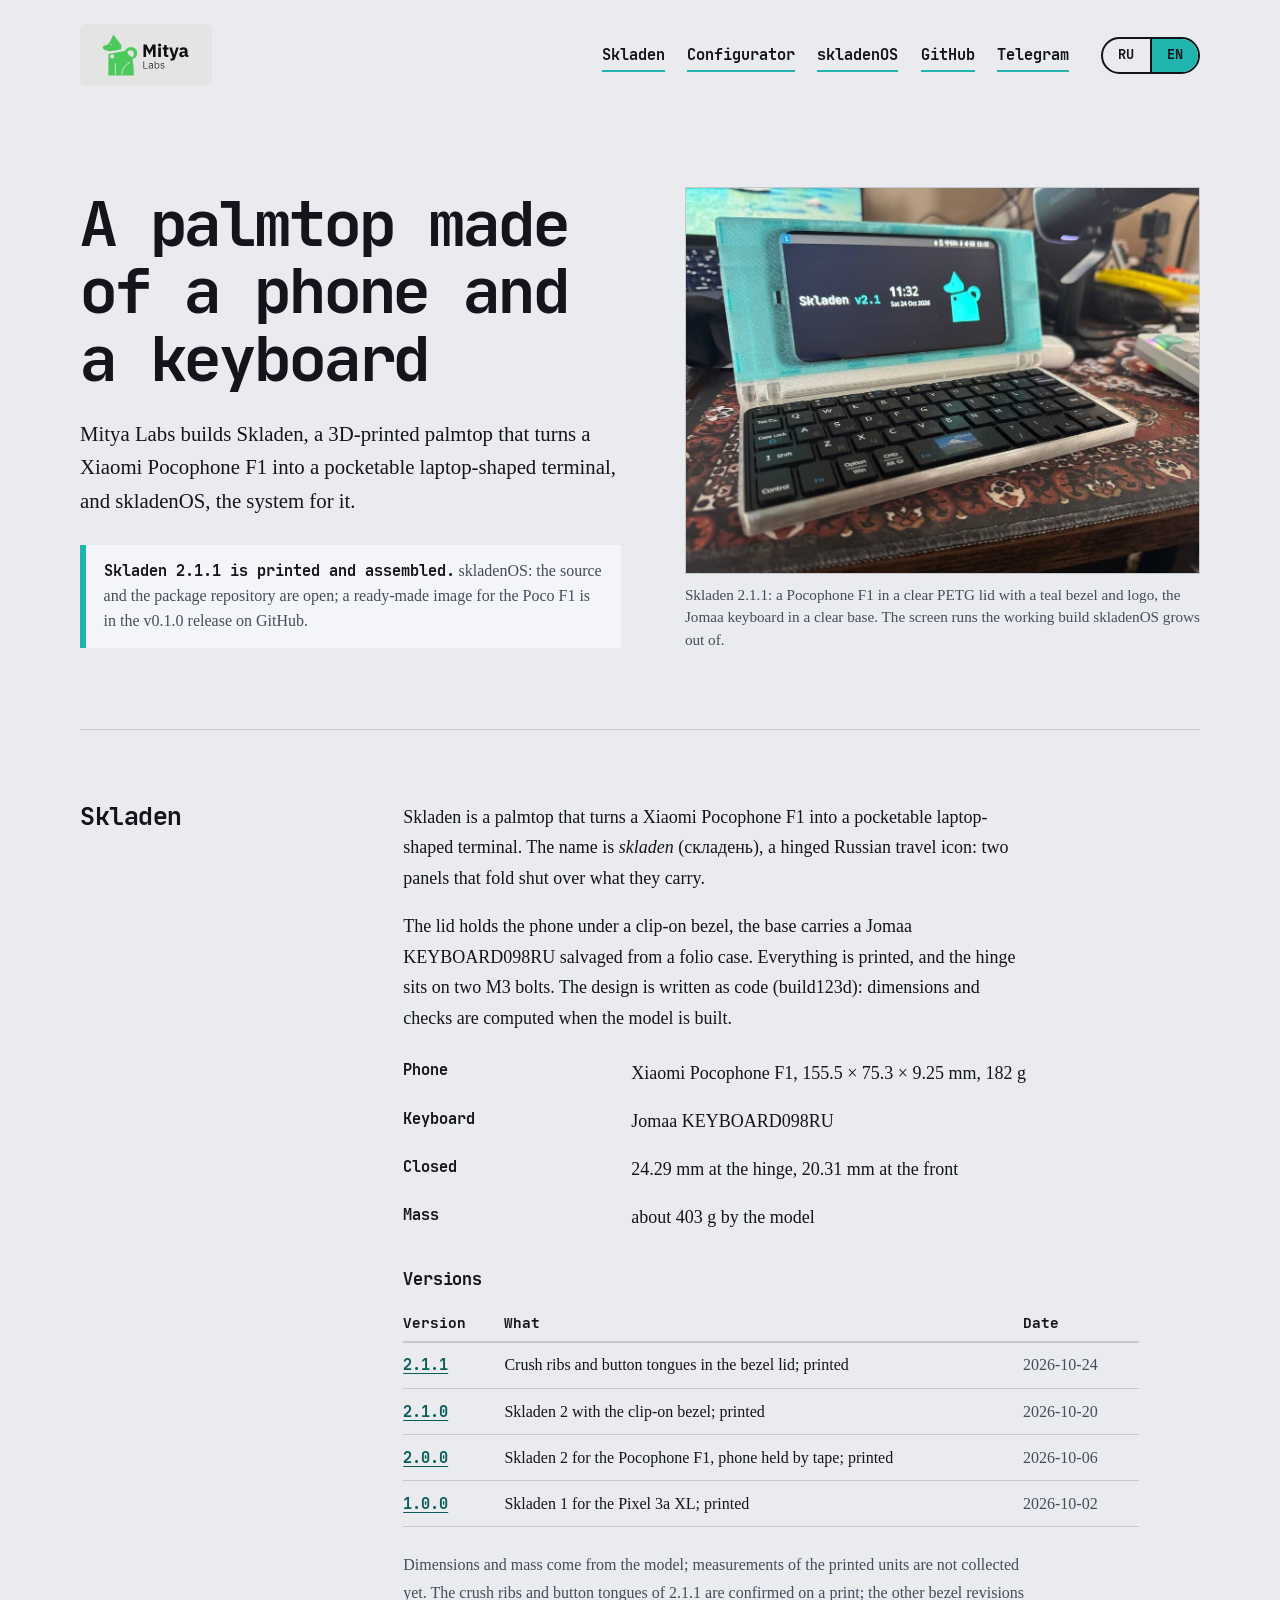
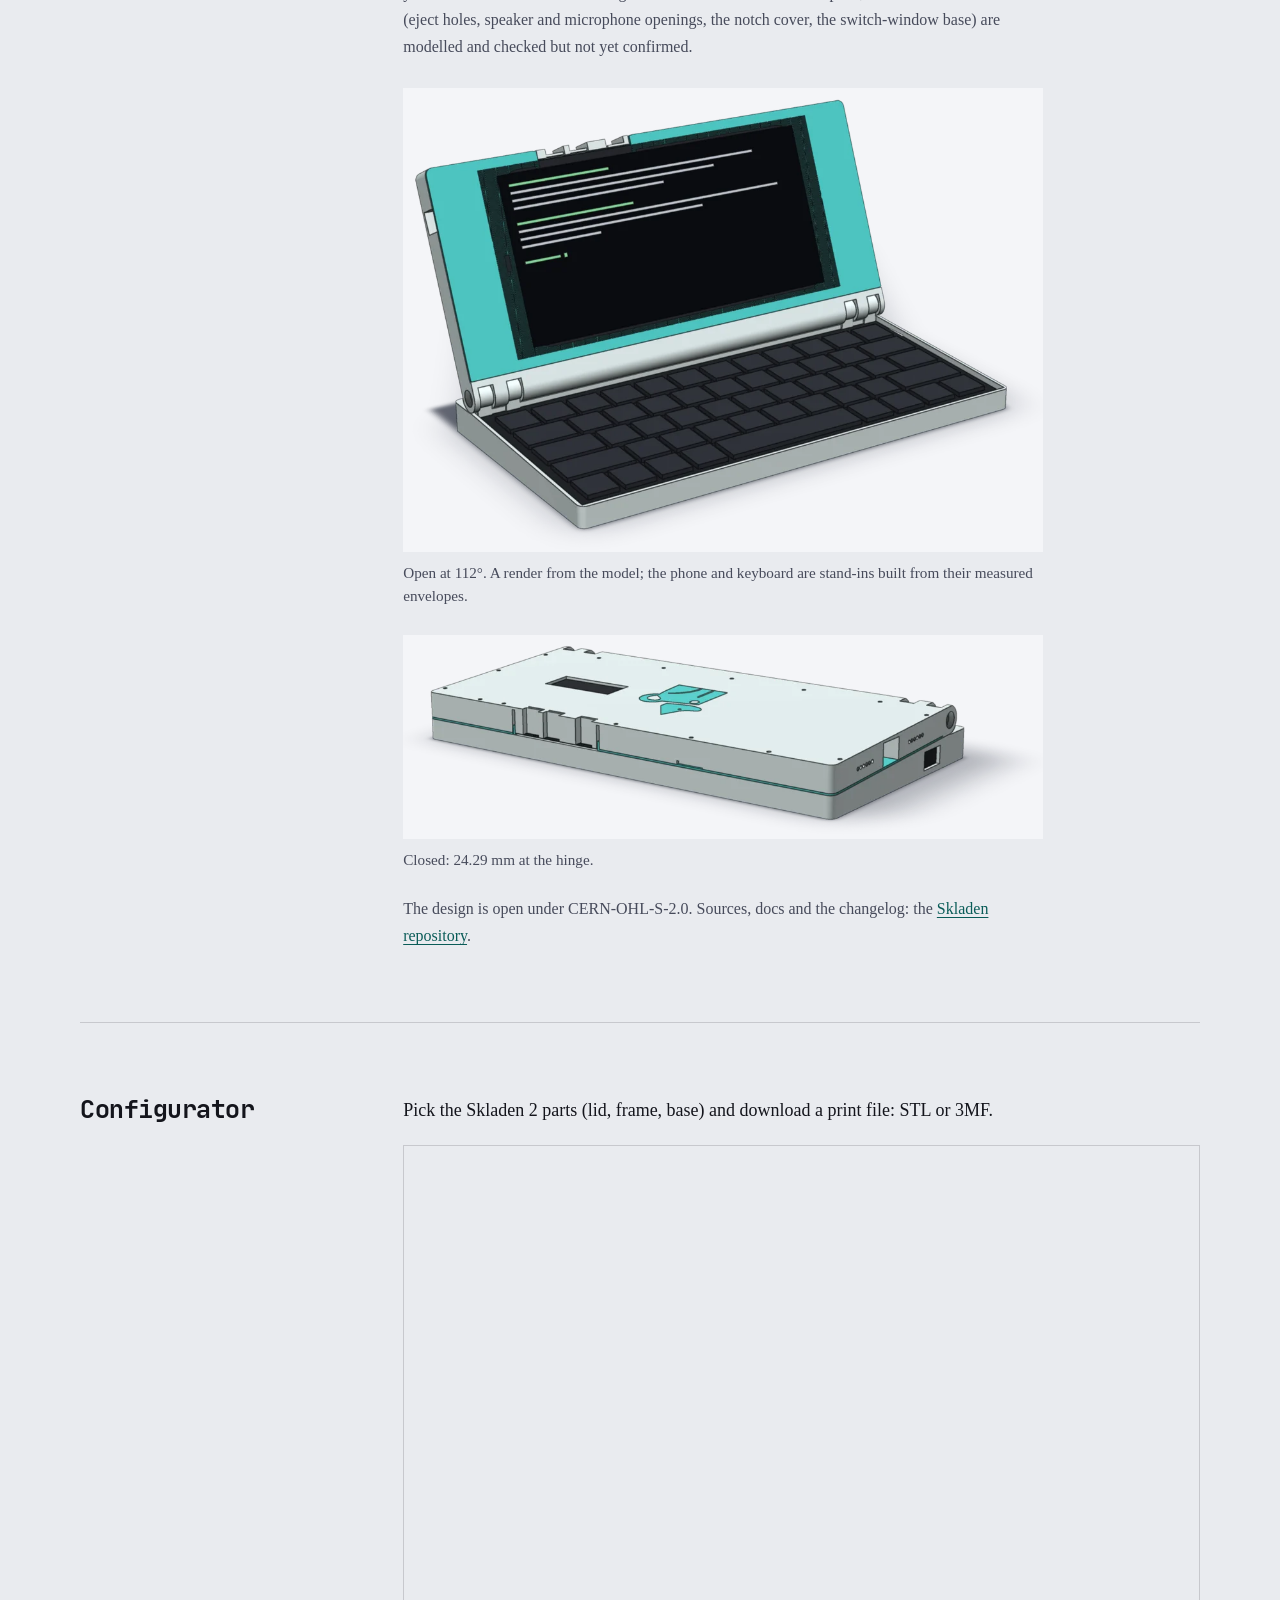
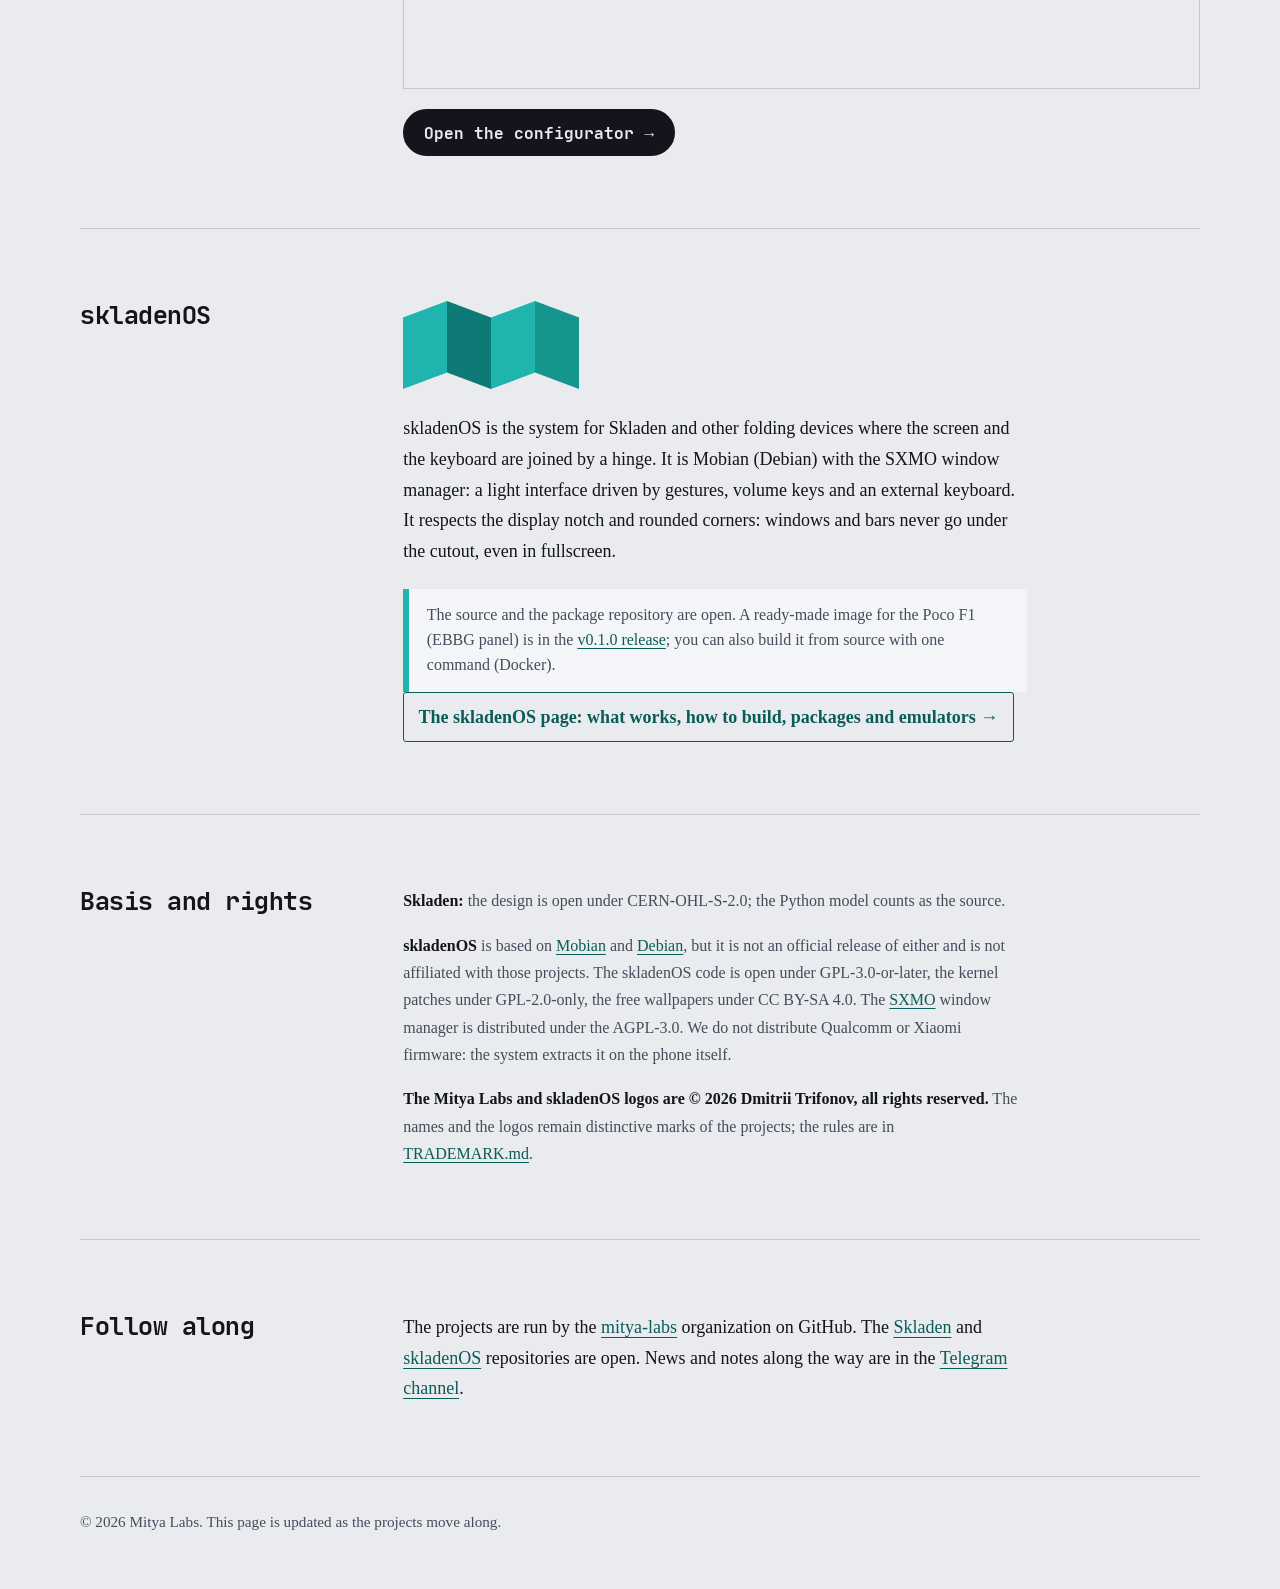
<file: index.html>
<!doctype html>
<html lang="ru">
<head>
<meta charset="utf-8">
<meta name="viewport" content="width=device-width, initial-scale=1">
<title>Mitya Labs: Skladen и skladenOS</title>
<meta name="description" content="Mitya Labs делает Skladen, напечатанный палмтоп, который превращает Xiaomi Pocophone F1 в карманный терминал, и skladenOS, систему для него.">
<meta name="theme-color" content="#E9EBEF" media="(prefers-color-scheme: light)">
<meta name="theme-color" content="#0D0E15" media="(prefers-color-scheme: dark)">
<meta property="og:title" content="Mitya Labs: Skladen и skladenOS">
<meta property="og:description" content="Mitya Labs делает Skladen, напечатанный палмтоп, который превращает Xiaomi Pocophone F1 в карманный терминал, и skladenOS, систему для него.">
<meta property="og:image" content="https://mitya-labs.github.io/assets/img/skladen2-photo.jpg">
<link rel="canonical" href="https://mitya-labs.github.io/">
<link rel="alternate" hreflang="ru" href="https://mitya-labs.github.io/">
<link rel="alternate" hreflang="en" href="https://mitya-labs.github.io/en/">
<link rel="alternate" hreflang="x-default" href="https://mitya-labs.github.io/en/">
<link rel="icon" href="assets/favicon.svg" type="image/svg+xml">
<link rel="icon" href="/favicon.ico" sizes="48x48">
<link rel="apple-touch-icon" href="assets/apple-touch-icon.png">
<link rel="preload" href="assets/fonts/JetBrainsMono-Bold.woff2" as="font" type="font/woff2" crossorigin>
<link rel="stylesheet" href="style.css">
<script>
/* Язык по умолчанию: с корня (русская версия) уводим на /en/, если язык браузера не русский и пользователь не выбирал язык сам.
   Выбор переключателем RU/EN запоминается в localStorage. Страница /en/ при прямом заходе не перенаправляется. */
(function () {
  if (!true) return;
  var want = null;
  try { want = localStorage.getItem("lang"); } catch (e) {}
  if (want !== "ru" && want !== "en") {
    var l = (navigator.languages && navigator.languages.length ? navigator.languages[0] : navigator.language) || "ru";
    want = /^ru(-|$)/i.test(l) ? "ru" : "en";
  }
  if (want === "en") location.replace("en/" + location.search + location.hash);
})();
</script>
</head>
<body>
<div class="wrap">
<header class="top">
  <a href="./" class="brand" aria-label="Mitya Labs"><img src="assets/mitya-labs.svg" alt="Mitya Labs" width="209" height="99"></a>
  <nav aria-label="Разделы и язык">
    <a href="#skladen">Skladen</a>
    <a href="#configurator">Конфигуратор</a>
    <a href="#skladenos">skladenOS</a>
    <a href="https://github.com/mitya-labs">GitHub</a>
    <a href="https://t.me/dorimemmap">Telegram</a>
  </nav>
  <div class="lang" role="group" aria-label="Язык"><a href="./" hreflang="ru" lang="ru" data-lang="ru" aria-current="true">RU</a><a href="en/" hreflang="en" lang="en" data-lang="en">EN</a></div>
</header>

<main>
<div class="hero">
  <div>
    <h1>Палмтоп из телефона и клавиатуры</h1>
    <p class="lede">Mitya Labs делает Skladen: напечатанный на 3D-принтере палмтоп, который превращает Xiaomi Pocophone F1 в карманный терминал в форме ноутбука, и skladenOS, систему для него.</p>
    <p class="status"><strong>Skladen 2.1.1 напечатан и собран.</strong> skladenOS: исходники и репозиторий пакетов открыты, готовый образ для Poco F1 скачивается из релиза v0.1.0 на GitHub.</p>
  </div>
  <figure class="shot">
    <img src="assets/img/skladen2-photo.jpg" width="1100" height="825" alt="Напечатанный Skladen 2.1.1 на столе, открытый: Pocophone F1 под рамкой на защёлках в прозрачной крышке, клавиатура Jomaa в прозрачном основании, бирюзовые рамка и логотип">
    <figcaption>Skladen 2.1.1: Pocophone F1 в прозрачной крышке из PETG с бирюзовой рамкой и логотипом, клавиатура Jomaa в прозрачном основании. На экране рабочая сборка, из которой вырастает skladenOS.</figcaption>
  </figure>
</div>

<section class="cols" id="skladen"><h2>Skladen</h2><div class="body">
<p>Skladen — палмтоп, который превращает Xiaomi Pocophone F1 в карманный терминал в форме ноутбука. Название — <i>складень</i>: дорожная икона на петлях, две створки, которые смыкаются над тем, что в них лежит.</p>
<p>Крышка держит телефон под рамкой на защёлках, в основании клавиатура Jomaa KEYBOARD098RU из чехла-книжки. Всё напечатано, петли держатся на двух болтах M3. Конструкция описана кодом (build123d): размеры и проверки считаются при сборке модели.</p>
<dl class="feat"><dt>Телефон</dt><dd>Xiaomi Pocophone F1, 155,5 × 75,3 × 9,25 мм, 182 г</dd><dt>Клавиатура</dt><dd>Jomaa KEYBOARD098RU</dd><dt>В сложенном виде</dt><dd>24,29 мм у петли, 20,31 мм спереди</dd><dt>Масса</dt><dd>около 403 г по модели</dd></dl>
<h3>Версии</h3>
<div class="table-wrap"><table class="ver"><thead><tr><th scope="col">Версия</th><th scope="col">Что это</th><th scope="col">Дата</th></tr></thead><tbody><tr><td><a href="https://github.com/mitya-labs/skladen/tree/v2.1.1">2.1.1</a></td><td>Рёбра обжима и язычки кнопок в крышке с рамкой; напечатан</td><td>2026-10-24</td></tr><tr><td><a href="https://github.com/mitya-labs/skladen/tree/v2.1.0">2.1.0</a></td><td>Skladen 2 с рамкой на защёлках; напечатан</td><td>2026-10-20</td></tr><tr><td><a href="https://github.com/mitya-labs/skladen/tree/v2.0.0">2.0.0</a></td><td>Skladen 2 под Pocophone F1, телефон на ленте; напечатан</td><td>2026-10-06</td></tr><tr><td><a href="https://github.com/mitya-labs/skladen/tree/v1.0.0">1.0.0</a></td><td>Skladen 1 под Pixel 3a XL; напечатан</td><td>2026-10-02</td></tr></tbody></table></div>
<p class="note">Размеры и масса взяты из модели, замеры напечатанных экземпляров ещё не сведены. Рёбра обжима и язычки кнопок в 2.1.1 подтверждены печатью; остальные правки рамки (отверстия для выталкивания, динамик и микрофон, закрытие челки, основание с окном под переключатель) смоделированы и проверены, на печати пока не подтверждены.</p>
<figure class="render"><img src="assets/img/skladen2-open.webp" width="1000" height="726" alt="Skladen 2, открытый на 112 градусов: в крышке телефон с терминалом, в основании клавиатура" loading="lazy"><figcaption>Открытый на 112°. Рендер из модели; телефон и клавиатура заменены заготовками по измеренным габаритам.</figcaption></figure>
<figure class="render"><img src="assets/img/skladen2-closed.webp" width="1000" height="318" alt="Skladen 2 в сложенном виде, вид спереди справа" loading="lazy"><figcaption>Сложенный: 24,29 мм у петли.</figcaption></figure>
<p class="note">Конструкция открыта под CERN-OHL-S-2.0. Исходники, документы и список изменений: <a href="https://github.com/mitya-labs/skladen">репозиторий Skladen</a>.</p>
</div></section>

<section class="cols" id="configurator"><h2>Конфигуратор</h2><div class="body"><p>Выберите детали Skladen 2 (крышку, рамку, базу) и скачайте файл для печати: STL или 3MF.</p><iframe class="cfg" src="https://mitya-labs.github.io/skladen/?embed=1&amp;lang=ru" title="Skladen 2 в сборке, можно вращать и раскрывать" loading="lazy"></iframe><p><a class="cta" href="https://mitya-labs.github.io/skladen/?lang=ru">Открыть конфигуратор →</a></p></div></section>

<section class="cols" id="skladenos"><h2>skladenOS</h2><div class="body">
<svg class="mark" viewBox="0 0 320 160" role="img" aria-label="Знак skladenOS: четыре сложенные грани"><polygon class="p1" points="0,30 80,0 80,130 0,160"/><polygon class="p2" points="80,0 160,30 160,160 80,130"/><polygon class="p3" points="160,30 240,0 240,130 160,160"/><polygon class="p4" points="240,0 320,30 320,160 240,130"/></svg>
<p>skladenOS — система для Skladen и других складных устройств, где экран и клавиатура соединены шарниром. Это Mobian (Debian) с оконным менеджером SXMO: лёгкий интерфейс, которым управляют жестами, кнопками громкости и внешней клавиатурой. Система учитывает вырез экрана и скруглённые углы: окна и панели не заходят под челку, даже в полноэкранном режиме.</p>
<p class="status">Исходники и репозиторий пакетов открыты. Готовый образ для Poco F1 (панель EBBG) — в <a href="https://github.com/mitya-labs/skladenos/releases/tag/v0.1.0">релизе v0.1.0</a>; можно и собрать из исходников одной командой (Docker).</p>
<p><a class="btn" href="skladenos/">Страница skladenOS: что работает, как собрать, пакеты и эмуляторы →</a></p>
</div></section>

<section class="cols"><h2>Основа и права</h2><div class="body fine"><p><strong>Skladen:</strong> конструкция открыта под CERN-OHL-S-2.0, исходником считается Python-модель.</p><p><strong>skladenOS</strong> основан на <a href="https://mobian.org">Mobian</a> и <a href="https://www.debian.org">Debian</a>, но не является их официальным выпуском и не связан с этими проектами. Код skladenOS открыт под GPL-3.0-or-later, патчи ядра — GPL-2.0-only, свободные обои — CC BY-SA 4.0. Оконный менеджер <a href="https://sxmo.org">SXMO</a> распространяется под AGPL-3.0. Прошивки Qualcomm и Xiaomi мы не распространяем: система извлекает их на самом телефоне.</p><p><strong>Логотипы Mitya Labs и skladenOS © 2026 Dmitrii Trifonov, все права защищены.</strong> Названия и логотипы остаются отличительными знаками проектов; правила — в <a href="https://github.com/mitya-labs/skladenos/blob/main/TRADEMARK.md">TRADEMARK.md</a>.</p></div></section>

<section class="cols"><h2>Где следить</h2><div class="body"><p>Проекты ведёт организация <a href="https://github.com/mitya-labs">mitya-labs</a> на GitHub. Репозитории <a href="https://github.com/mitya-labs/skladen">Skladen</a> и <a href="https://github.com/mitya-labs/skladenos">skladenOS</a> открыты. Новости и заметки по ходу работы — в <a href="https://t.me/dorimemmap">Telegram-канале</a>.</p></div></section>
</main>

<footer>
  <p>© 2026 Mitya Labs. Страница обновляется по мере продвижения проектов.</p>
</footer>
</div>
<script>
document.querySelectorAll("a[data-lang]").forEach(function (a) {
  a.addEventListener("click", function () { try { localStorage.setItem("lang", a.getAttribute("data-lang")); } catch (e) {} });
});
</script>
</body>
</html>
</file>
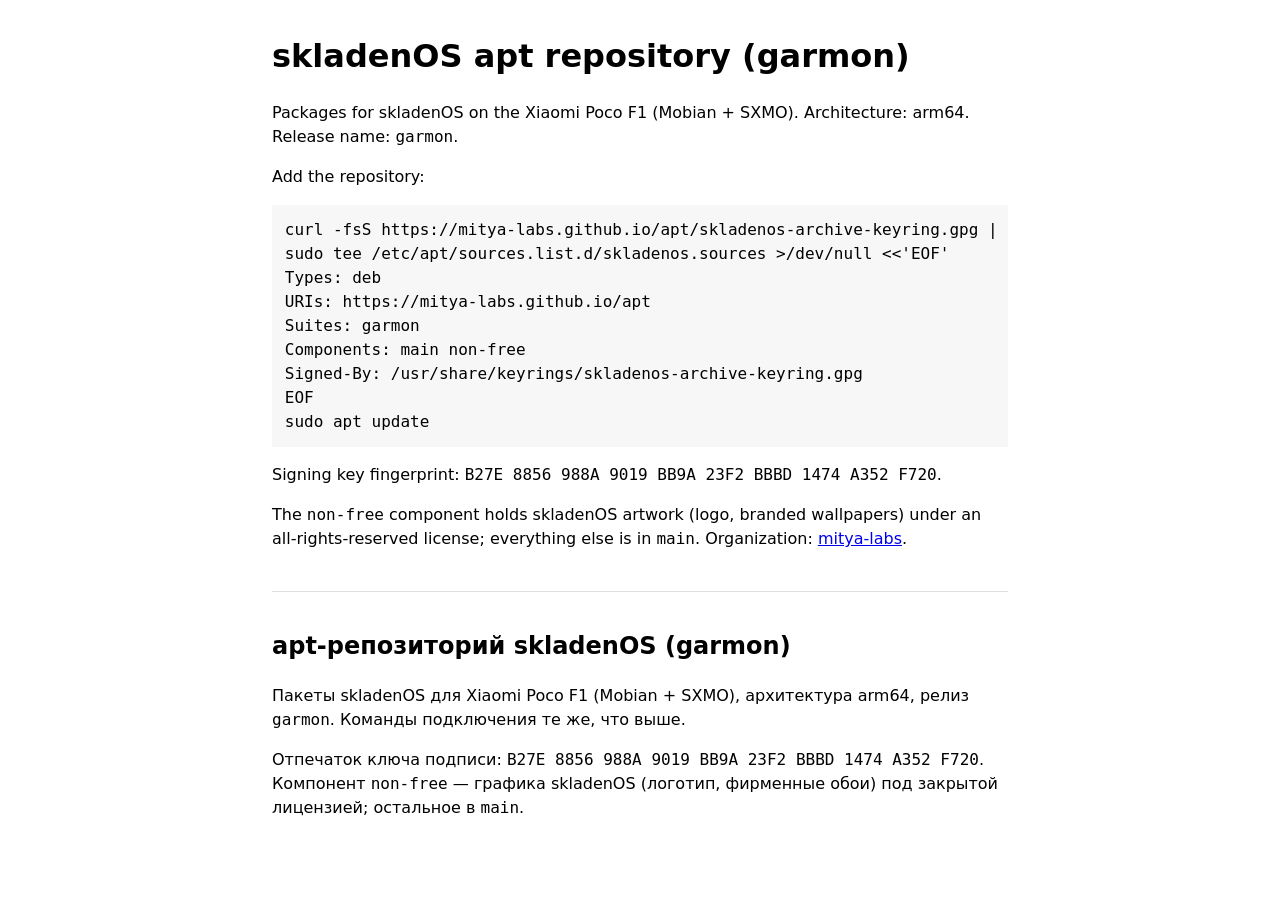
<file: apt/index.html>
<!doctype html>
<html lang="en"><head><meta charset="utf-8"><meta name="viewport" content="width=device-width,initial-scale=1">
<title>skladenOS apt repository</title>
<style>
:root{color-scheme:light dark}
body{font:16px/1.5 system-ui,sans-serif;max-width:46rem;margin:2rem auto;padding:0 1rem}
pre{background:#8881;padding:.8rem;overflow:auto}
.ru{margin-top:2.5rem;padding-top:1rem;border-top:1px solid #8884}
</style></head>
<body>

<h1>skladenOS apt repository (garmon)</h1>
<p>Packages for skladenOS on the Xiaomi Poco F1 (Mobian + SXMO). Architecture: arm64. Release name: <code>garmon</code>.</p>
<p>Add the repository:</p>
<pre>curl -fsS https://mitya-labs.github.io/apt/skladenos-archive-keyring.gpg | sudo tee /usr/share/keyrings/skladenos-archive-keyring.gpg &gt;/dev/null
sudo tee /etc/apt/sources.list.d/skladenos.sources &gt;/dev/null &lt;&lt;'EOF'
Types: deb
URIs: https://mitya-labs.github.io/apt
Suites: garmon
Components: main non-free
Signed-By: /usr/share/keyrings/skladenos-archive-keyring.gpg
EOF
sudo apt update</pre>
<p>Signing key fingerprint: <code>B27E 8856 988A 9019 BB9A 23F2 BBBD 1474 A352 F720</code>.</p>
<p>The <code>non-free</code> component holds skladenOS artwork (logo, branded wallpapers) under an all-rights-reserved license; everything else is in <code>main</code>.
Organization: <a href="https://github.com/mitya-labs">mitya-labs</a>.</p>

<div class="ru" lang="ru">
<h2>apt-репозиторий skladenOS (garmon)</h2>
<p>Пакеты skladenOS для Xiaomi Poco F1 (Mobian + SXMO), архитектура arm64, релиз <code>garmon</code>. Команды подключения те же, что выше.</p>
<p>Отпечаток ключа подписи: <code>B27E 8856 988A 9019 BB9A 23F2 BBBD 1474 A352 F720</code>. Компонент <code>non-free</code> — графика skladenOS (логотип, фирменные обои) под закрытой лицензией; остальное в <code>main</code>.</p>
</div>

</body></html>
</file>
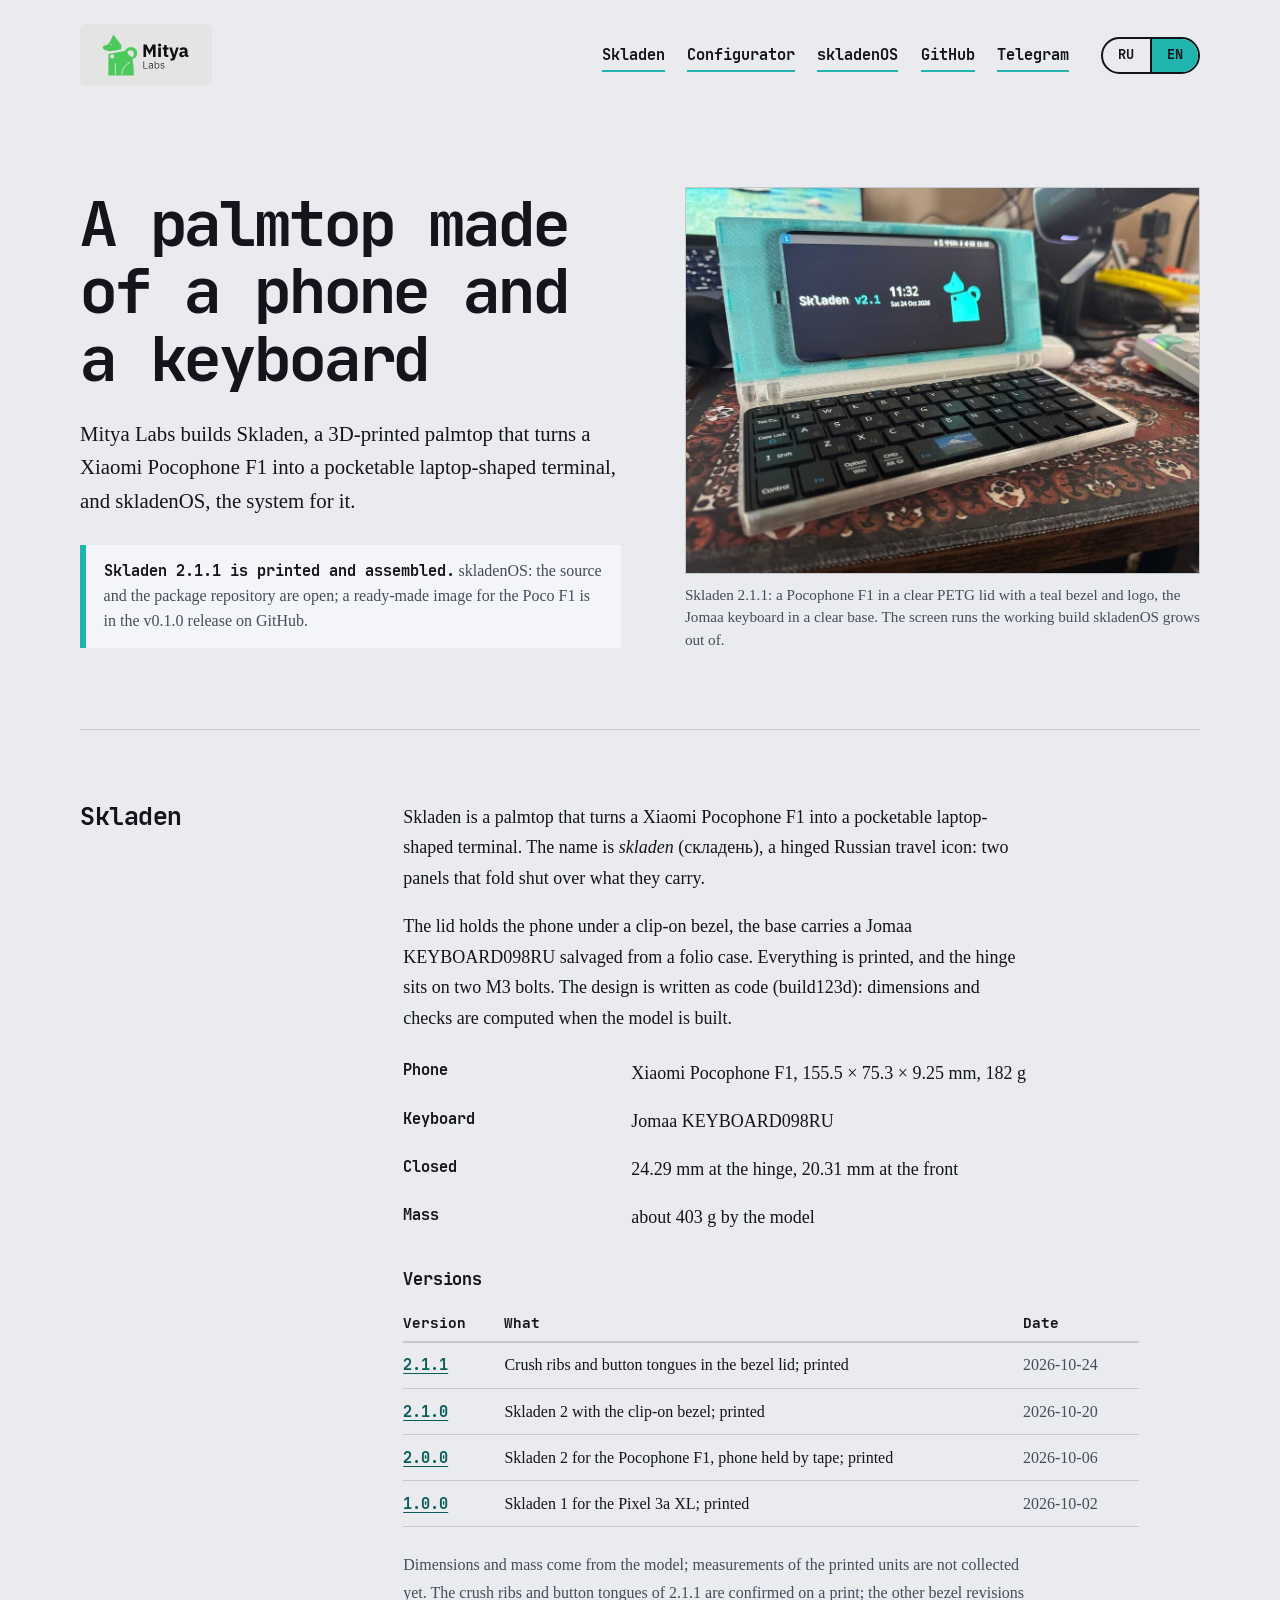
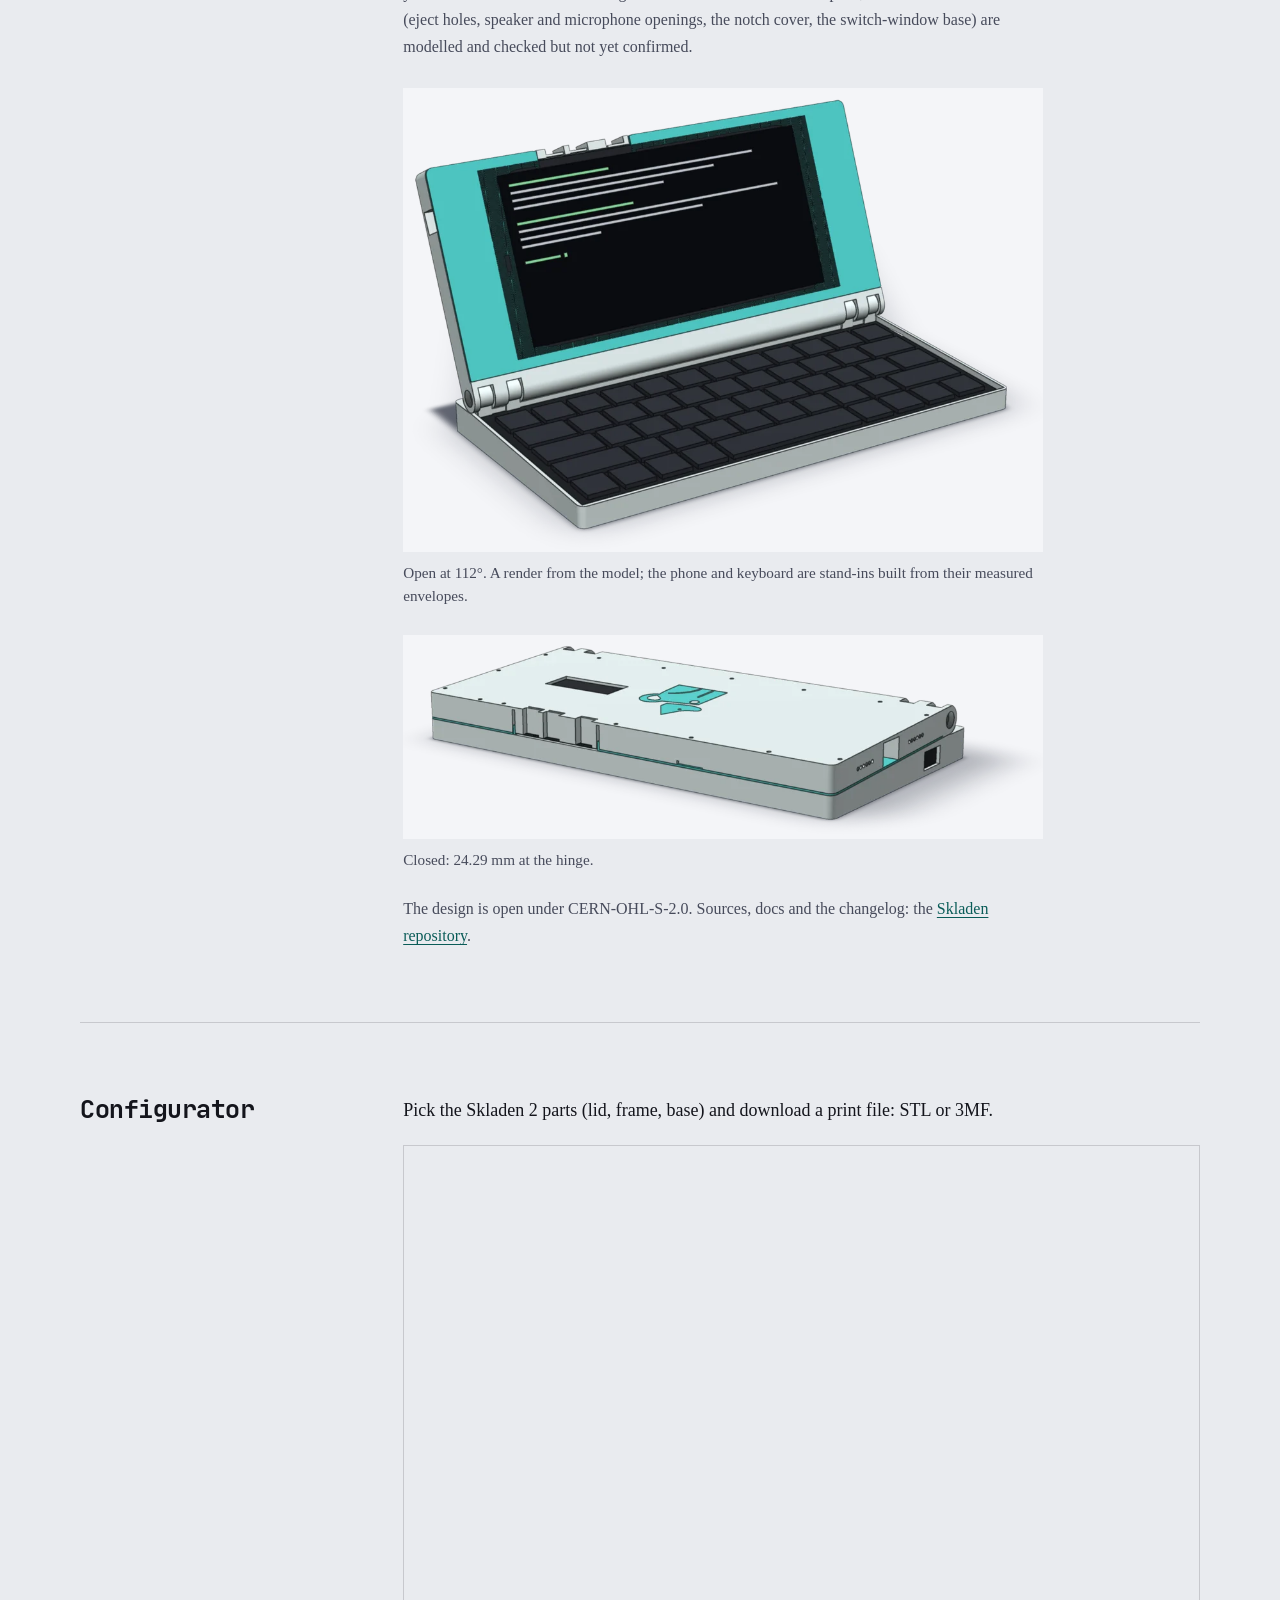
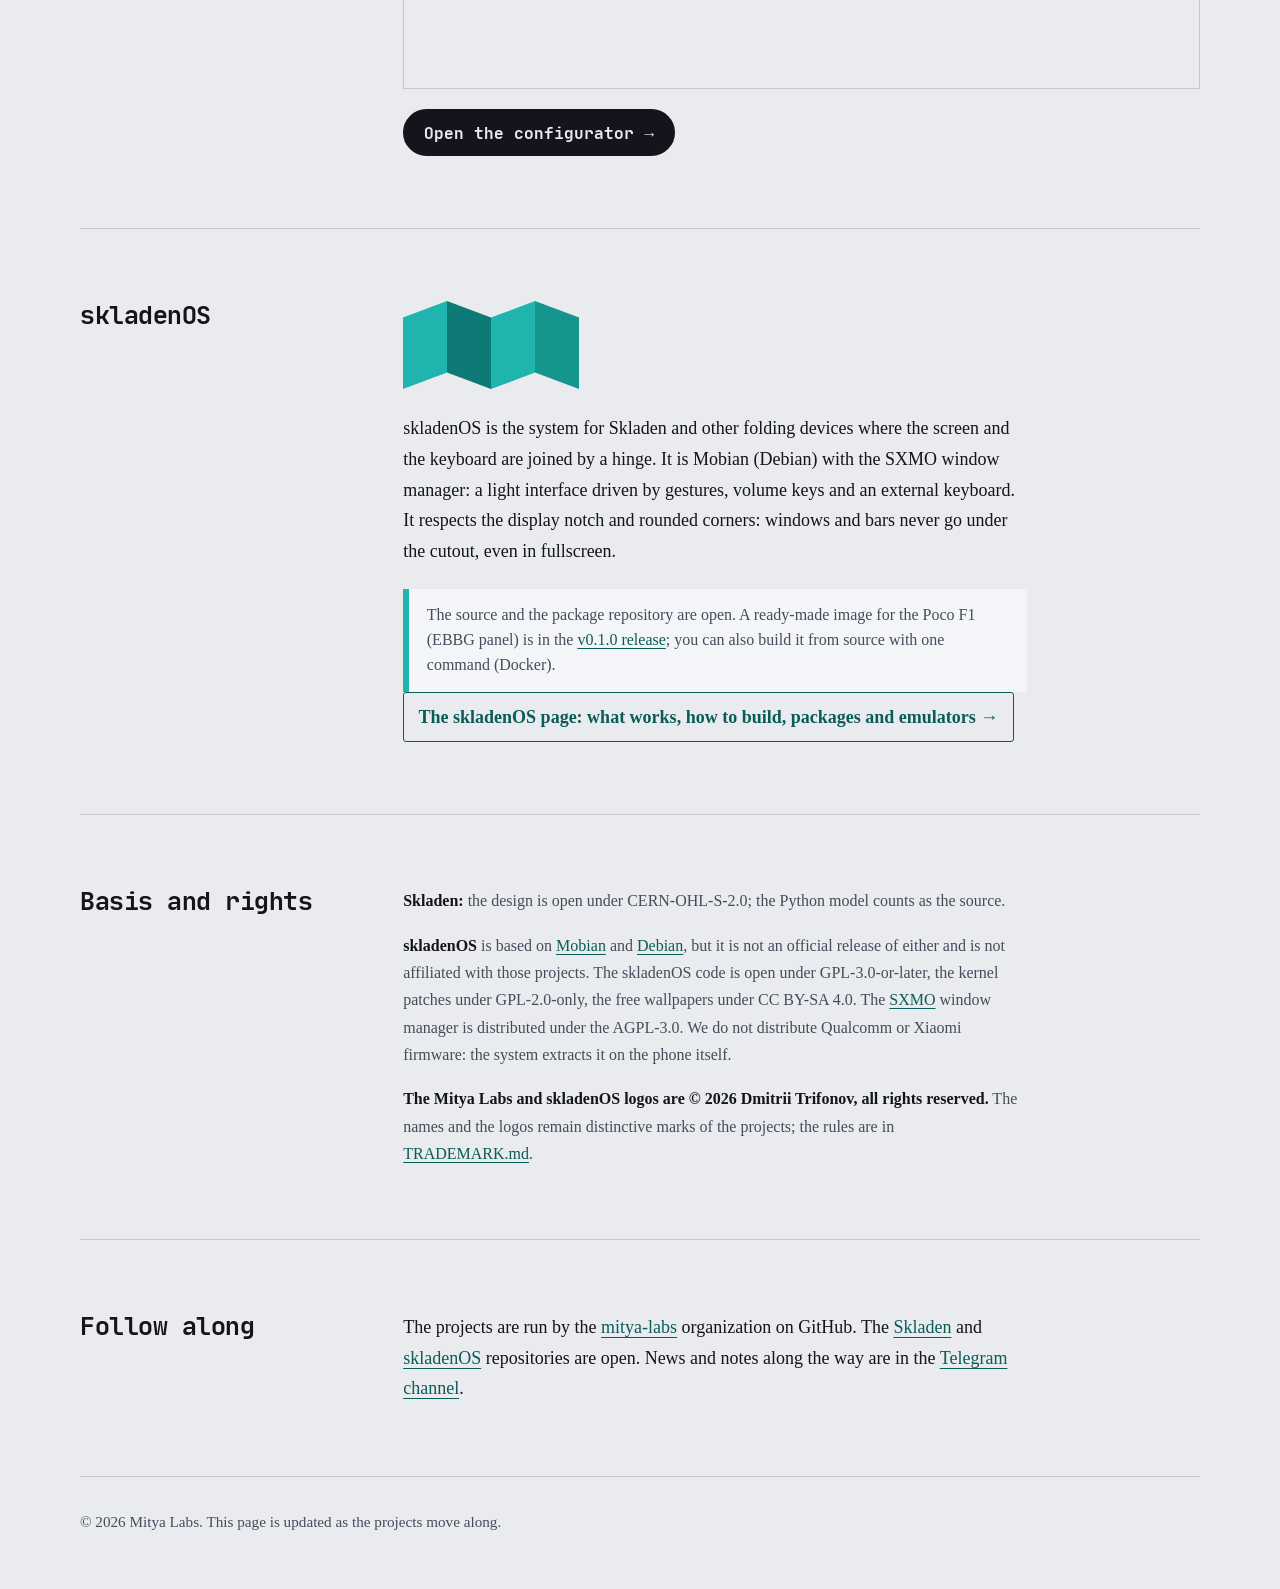
<file: en/index.html>
<!doctype html>
<html lang="en">
<head>
<meta charset="utf-8">
<meta name="viewport" content="width=device-width, initial-scale=1">
<title>Mitya Labs: Skladen and skladenOS</title>
<meta name="description" content="Mitya Labs builds Skladen, a printed palmtop that turns a Xiaomi Pocophone F1 into a pocketable terminal, and skladenOS, an operating system for it.">
<meta name="theme-color" content="#E9EBEF" media="(prefers-color-scheme: light)">
<meta name="theme-color" content="#0D0E15" media="(prefers-color-scheme: dark)">
<meta property="og:title" content="Mitya Labs: Skladen and skladenOS">
<meta property="og:description" content="Mitya Labs builds Skladen, a printed palmtop that turns a Xiaomi Pocophone F1 into a pocketable terminal, and skladenOS, an operating system for it.">
<meta property="og:image" content="https://mitya-labs.github.io/assets/img/skladen2-photo.jpg">
<link rel="canonical" href="https://mitya-labs.github.io/en/">
<link rel="alternate" hreflang="ru" href="https://mitya-labs.github.io/">
<link rel="alternate" hreflang="en" href="https://mitya-labs.github.io/en/">
<link rel="alternate" hreflang="x-default" href="https://mitya-labs.github.io/en/">
<link rel="icon" href="../assets/favicon.svg" type="image/svg+xml">
<link rel="icon" href="/favicon.ico" sizes="48x48">
<link rel="apple-touch-icon" href="../assets/apple-touch-icon.png">
<link rel="preload" href="../assets/fonts/JetBrainsMono-Bold.woff2" as="font" type="font/woff2" crossorigin>
<link rel="stylesheet" href="../style.css">
<script>
/* Язык по умолчанию: с корня (русская версия) уводим на /en/, если язык браузера не русский и пользователь не выбирал язык сам.
   Выбор переключателем RU/EN запоминается в localStorage. Страница /en/ при прямом заходе не перенаправляется. */
(function () {
  if (!false) return;
  var want = null;
  try { want = localStorage.getItem("lang"); } catch (e) {}
  if (want !== "ru" && want !== "en") {
    var l = (navigator.languages && navigator.languages.length ? navigator.languages[0] : navigator.language) || "ru";
    want = /^ru(-|$)/i.test(l) ? "ru" : "en";
  }
  if (want === "en") location.replace("en/" + location.search + location.hash);
})();
</script>
</head>
<body>
<div class="wrap">
<header class="top">
  <a href="./" class="brand" aria-label="Mitya Labs"><img src="../assets/mitya-labs.svg" alt="Mitya Labs" width="209" height="99"></a>
  <nav aria-label="Sections and language">
    <a href="#skladen">Skladen</a>
    <a href="#configurator">Configurator</a>
    <a href="#skladenos">skladenOS</a>
    <a href="https://github.com/mitya-labs">GitHub</a>
    <a href="https://t.me/dorimemmap">Telegram</a>
  </nav>
  <div class="lang" role="group" aria-label="Language"><a href="../" hreflang="ru" lang="ru" data-lang="ru">RU</a><a href="./" hreflang="en" lang="en" data-lang="en" aria-current="true">EN</a></div>
</header>

<main>
<div class="hero">
  <div>
    <h1>A palmtop made of a phone and a keyboard</h1>
    <p class="lede">Mitya Labs builds Skladen, a 3D-printed palmtop that turns a Xiaomi Pocophone F1 into a pocketable laptop-shaped terminal, and skladenOS, the system for it.</p>
    <p class="status"><strong>Skladen 2.1.1 is printed and assembled.</strong> skladenOS: the source and the package repository are open; a ready-made image for the Poco F1 is in the v0.1.0 release on GitHub.</p>
  </div>
  <figure class="shot">
    <img src="../assets/img/skladen2-photo.jpg" width="1100" height="825" alt="The printed Skladen 2.1.1 on a desk, open: a Pocophone F1 under the clip-on bezel in a clear lid with a teal bezel and logo, the Jomaa keyboard in a clear base">
    <figcaption>Skladen 2.1.1: a Pocophone F1 in a clear PETG lid with a teal bezel and logo, the Jomaa keyboard in a clear base. The screen runs the working build skladenOS grows out of.</figcaption>
  </figure>
</div>

<section class="cols" id="skladen"><h2>Skladen</h2><div class="body">
<p>Skladen is a palmtop that turns a Xiaomi Pocophone F1 into a pocketable laptop-shaped terminal. The name is <i>skladen</i> (складень), a hinged Russian travel icon: two panels that fold shut over what they carry.</p>
<p>The lid holds the phone under a clip-on bezel, the base carries a Jomaa KEYBOARD098RU salvaged from a folio case. Everything is printed, and the hinge sits on two M3 bolts. The design is written as code (build123d): dimensions and checks are computed when the model is built.</p>
<dl class="feat"><dt>Phone</dt><dd>Xiaomi Pocophone F1, 155.5 × 75.3 × 9.25 mm, 182 g</dd><dt>Keyboard</dt><dd>Jomaa KEYBOARD098RU</dd><dt>Closed</dt><dd>24.29 mm at the hinge, 20.31 mm at the front</dd><dt>Mass</dt><dd>about 403 g by the model</dd></dl>
<h3>Versions</h3>
<div class="table-wrap"><table class="ver"><thead><tr><th scope="col">Version</th><th scope="col">What</th><th scope="col">Date</th></tr></thead><tbody><tr><td><a href="https://github.com/mitya-labs/skladen/tree/v2.1.1">2.1.1</a></td><td>Crush ribs and button tongues in the bezel lid; printed</td><td>2026-10-24</td></tr><tr><td><a href="https://github.com/mitya-labs/skladen/tree/v2.1.0">2.1.0</a></td><td>Skladen 2 with the clip-on bezel; printed</td><td>2026-10-20</td></tr><tr><td><a href="https://github.com/mitya-labs/skladen/tree/v2.0.0">2.0.0</a></td><td>Skladen 2 for the Pocophone F1, phone held by tape; printed</td><td>2026-10-06</td></tr><tr><td><a href="https://github.com/mitya-labs/skladen/tree/v1.0.0">1.0.0</a></td><td>Skladen 1 for the Pixel 3a XL; printed</td><td>2026-10-02</td></tr></tbody></table></div>
<p class="note">Dimensions and mass come from the model; measurements of the printed units are not collected yet. The crush ribs and button tongues of 2.1.1 are confirmed on a print; the other bezel revisions (eject holes, speaker and microphone openings, the notch cover, the switch-window base) are modelled and checked but not yet confirmed.</p>
<figure class="render"><img src="../assets/img/skladen2-open.webp" width="1000" height="726" alt="Skladen 2 rendered open at 112 degrees: the phone in the lid showing a terminal, the keyboard in the base" loading="lazy"><figcaption>Open at 112°. A render from the model; the phone and keyboard are stand-ins built from their measured envelopes.</figcaption></figure>
<figure class="render"><img src="../assets/img/skladen2-closed.webp" width="1000" height="318" alt="Skladen 2 rendered closed, seen from the front right" loading="lazy"><figcaption>Closed: 24.29 mm at the hinge.</figcaption></figure>
<p class="note">The design is open under CERN-OHL-S-2.0. Sources, docs and the changelog: the <a href="https://github.com/mitya-labs/skladen">Skladen repository</a>.</p>
</div></section>

<section class="cols" id="configurator"><h2>Configurator</h2><div class="body"><p>Pick the Skladen 2 parts (lid, frame, base) and download a print file: STL or 3MF.</p><iframe class="cfg" src="https://mitya-labs.github.io/skladen/?embed=1&amp;lang=en" title="Skladen 2 assembled: rotate it, open and close the lid" loading="lazy"></iframe><p><a class="cta" href="https://mitya-labs.github.io/skladen/?lang=en">Open the configurator →</a></p></div></section>

<section class="cols" id="skladenos"><h2>skladenOS</h2><div class="body">
<svg class="mark" viewBox="0 0 320 160" role="img" aria-label="skladenOS mark: four folded panels"><polygon class="p1" points="0,30 80,0 80,130 0,160"/><polygon class="p2" points="80,0 160,30 160,160 80,130"/><polygon class="p3" points="160,30 240,0 240,130 160,160"/><polygon class="p4" points="240,0 320,30 320,160 240,130"/></svg>
<p>skladenOS is the system for Skladen and other folding devices where the screen and the keyboard are joined by a hinge. It is Mobian (Debian) with the SXMO window manager: a light interface driven by gestures, volume keys and an external keyboard. It respects the display notch and rounded corners: windows and bars never go under the cutout, even in fullscreen.</p>
<p class="status">The source and the package repository are open. A ready-made image for the Poco F1 (EBBG panel) is in the <a href="https://github.com/mitya-labs/skladenos/releases/tag/v0.1.0">v0.1.0 release</a>; you can also build it from source with one command (Docker).</p>
<p><a class="btn" href="skladenos/">The skladenOS page: what works, how to build, packages and emulators →</a></p>
</div></section>

<section class="cols"><h2>Basis and rights</h2><div class="body fine"><p><strong>Skladen:</strong> the design is open under CERN-OHL-S-2.0; the Python model counts as the source.</p><p><strong>skladenOS</strong> is based on <a href="https://mobian.org">Mobian</a> and <a href="https://www.debian.org">Debian</a>, but it is not an official release of either and is not affiliated with those projects. The skladenOS code is open under GPL-3.0-or-later, the kernel patches under GPL-2.0-only, the free wallpapers under CC BY-SA 4.0. The <a href="https://sxmo.org">SXMO</a> window manager is distributed under the AGPL-3.0. We do not distribute Qualcomm or Xiaomi firmware: the system extracts it on the phone itself.</p><p><strong>The Mitya Labs and skladenOS logos are © 2026 Dmitrii Trifonov, all rights reserved.</strong> The names and the logos remain distinctive marks of the projects; the rules are in <a href="https://github.com/mitya-labs/skladenos/blob/main/TRADEMARK.md">TRADEMARK.md</a>.</p></div></section>

<section class="cols"><h2>Follow along</h2><div class="body"><p>The projects are run by the <a href="https://github.com/mitya-labs">mitya-labs</a> organization on GitHub. The <a href="https://github.com/mitya-labs/skladen">Skladen</a> and <a href="https://github.com/mitya-labs/skladenos">skladenOS</a> repositories are open. News and notes along the way are in the <a href="https://t.me/dorimemmap">Telegram channel</a>.</p></div></section>
</main>

<footer>
  <p>© 2026 Mitya Labs. This page is updated as the projects move along.</p>
</footer>
</div>
<script>
document.querySelectorAll("a[data-lang]").forEach(function (a) {
  a.addEventListener("click", function () { try { localStorage.setItem("lang", a.getAttribute("data-lang")); } catch (e) {} });
});
</script>
</body>
</html>
</file>
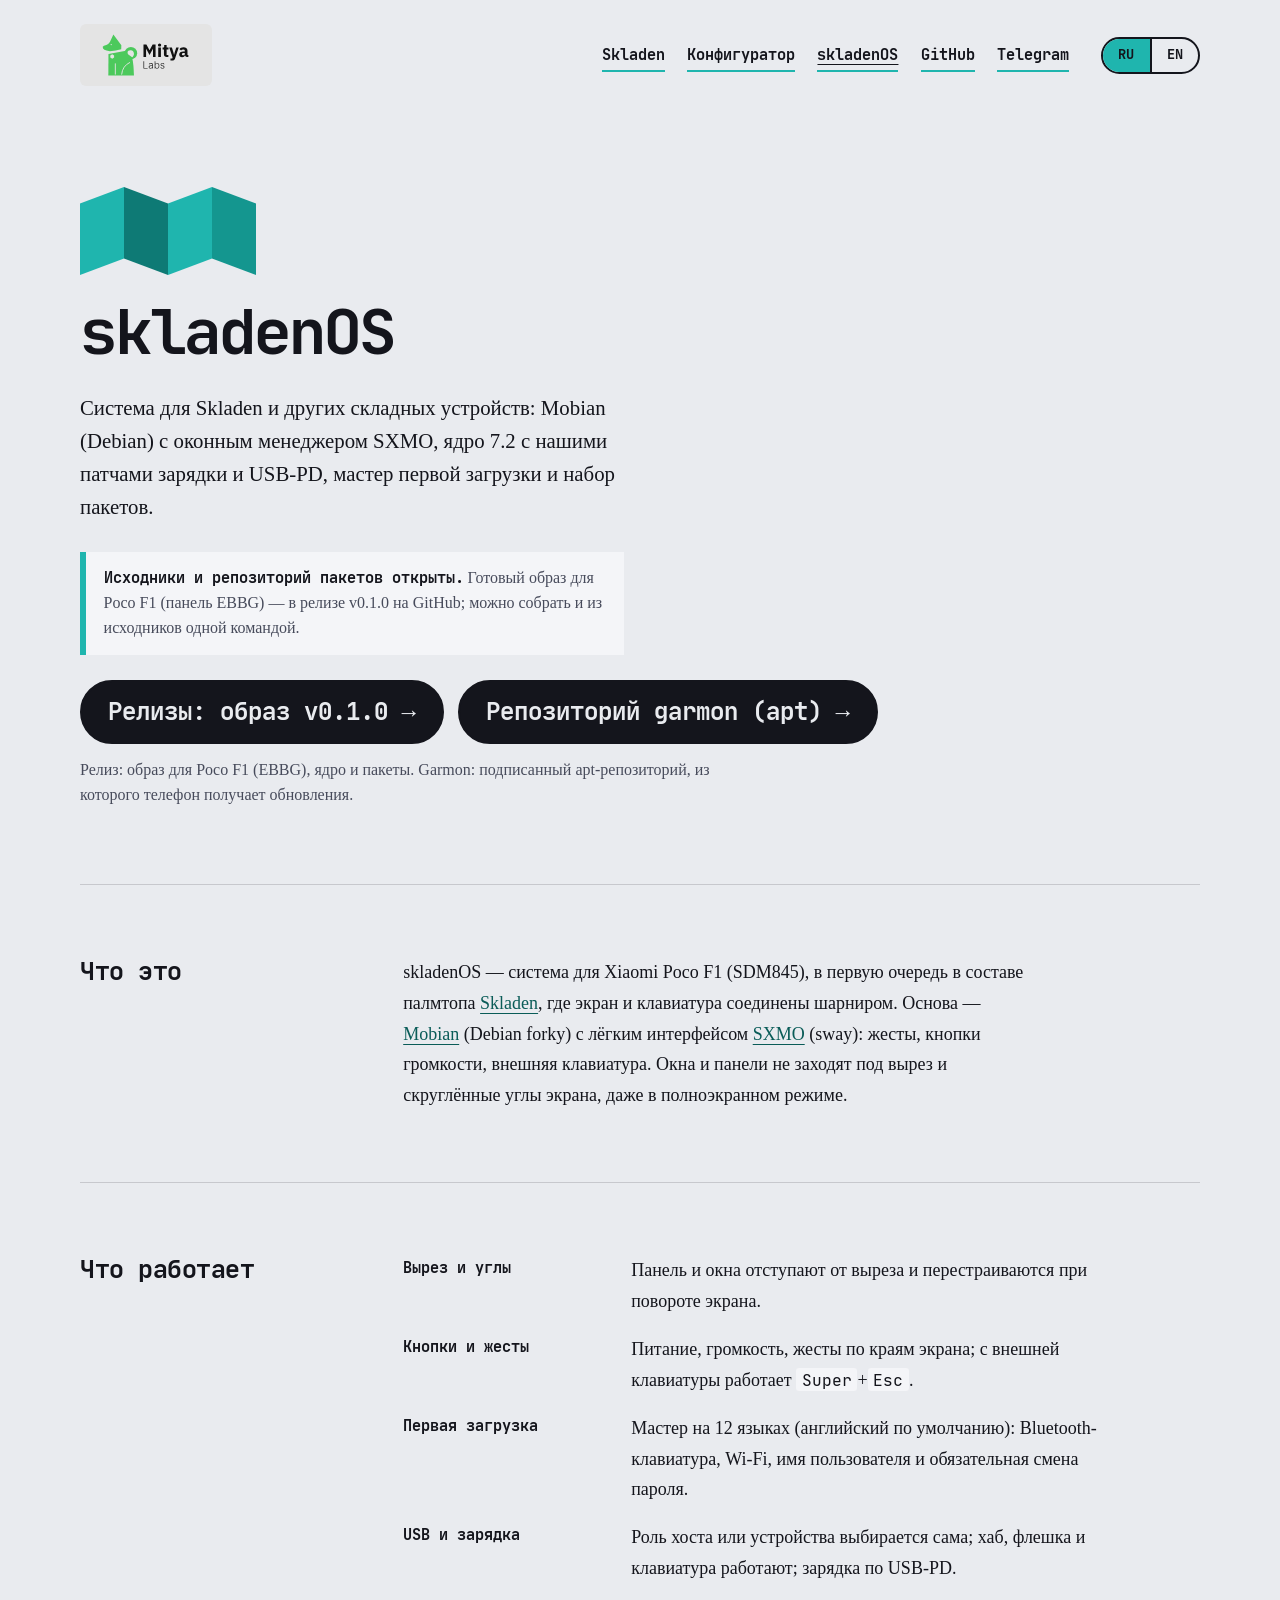
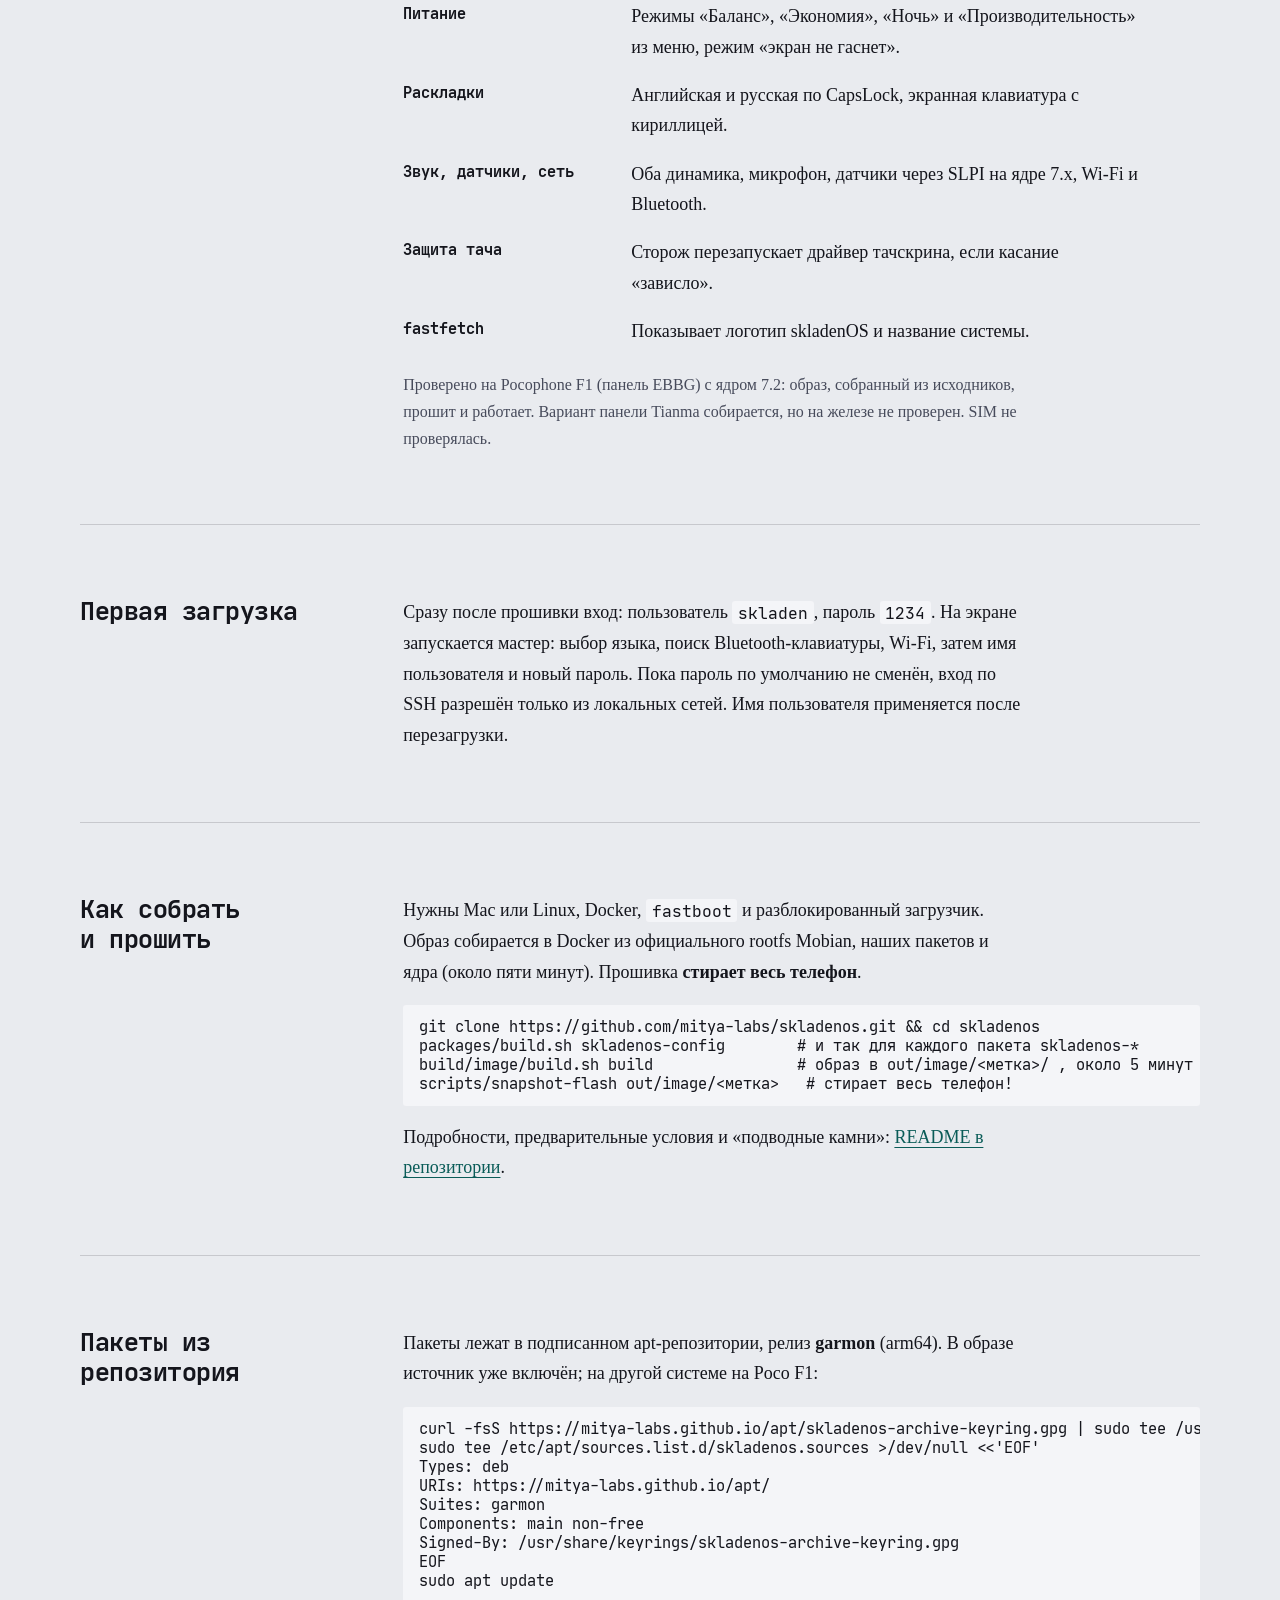
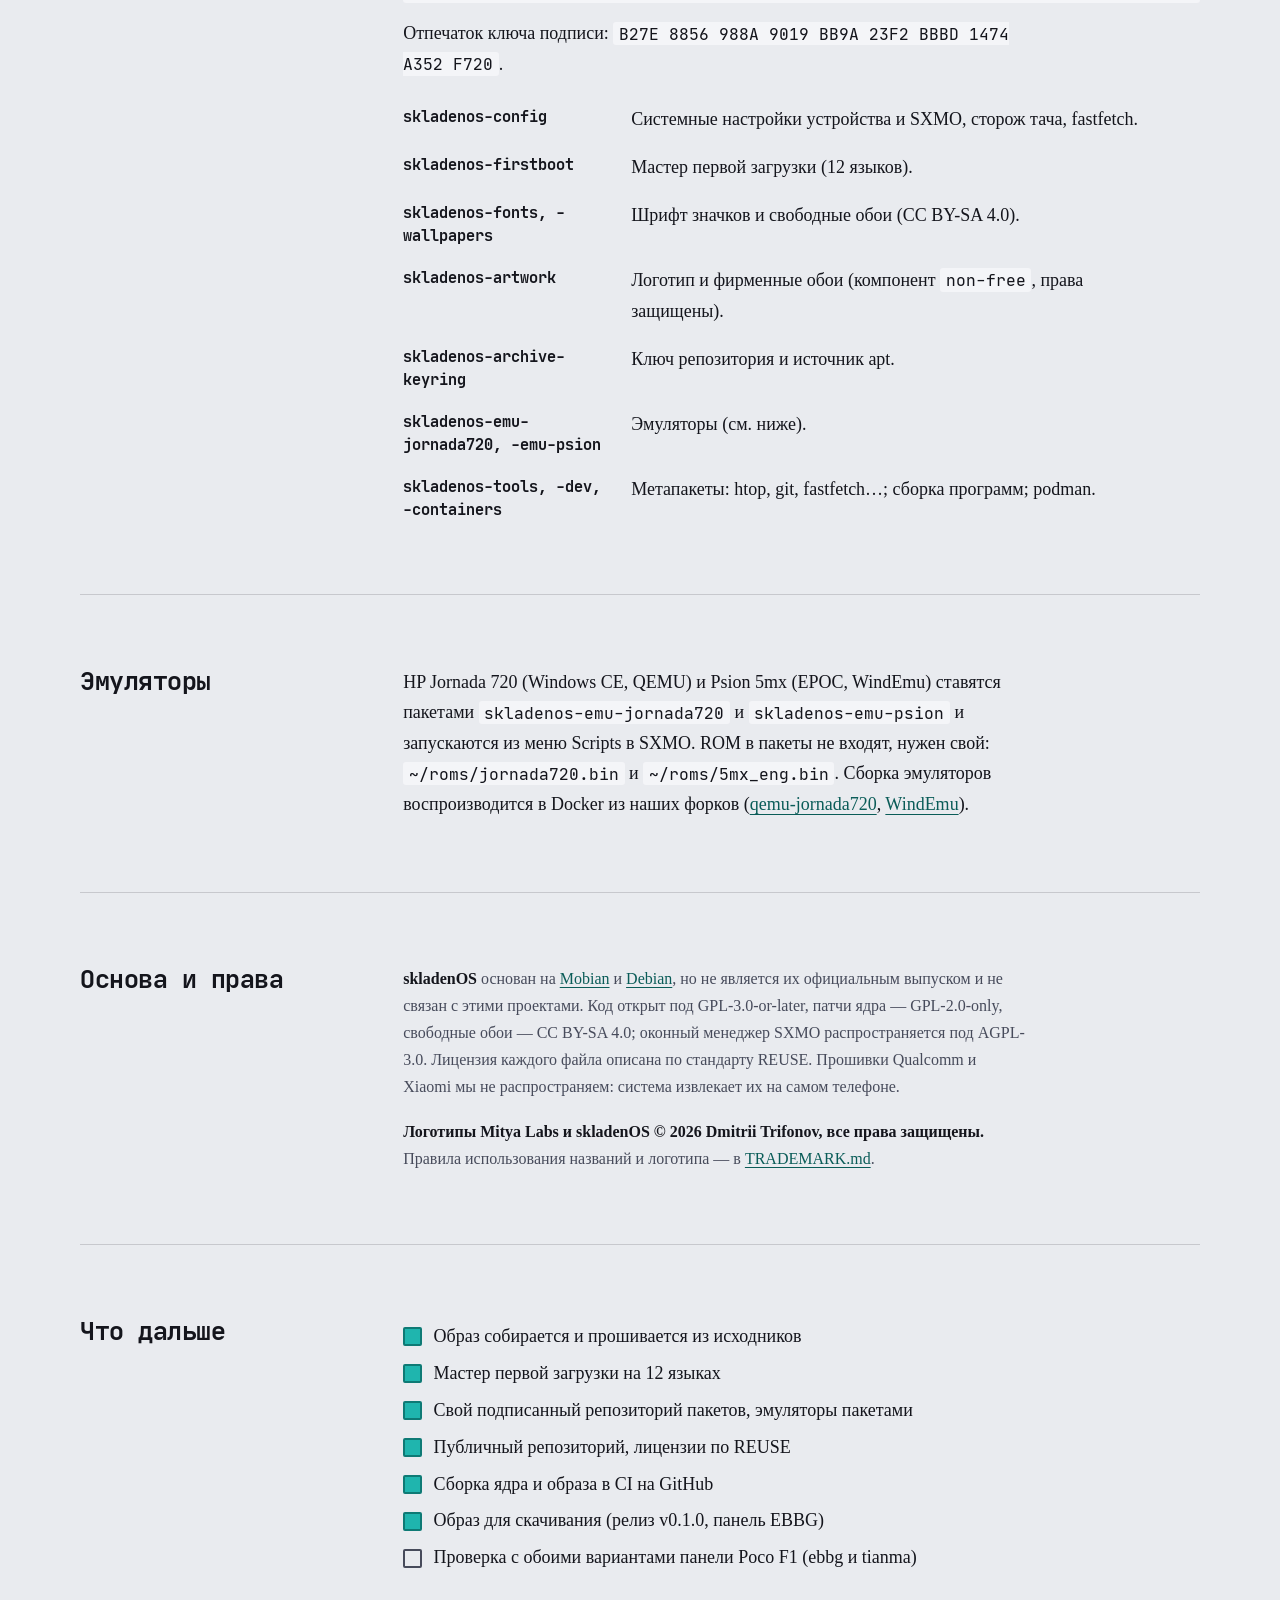
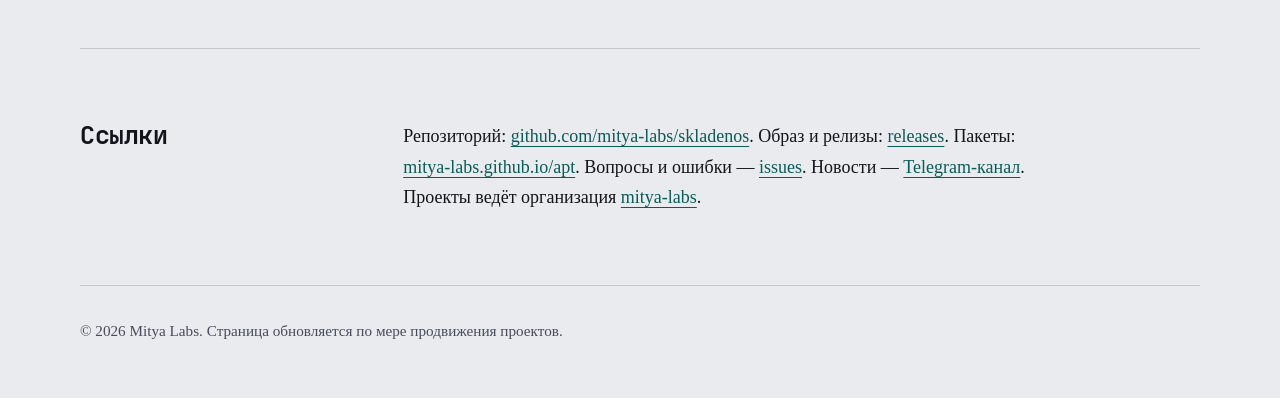
<file: skladenos/index.html>
<!doctype html>
<html lang="ru">
<head>
<meta charset="utf-8">
<meta name="viewport" content="width=device-width, initial-scale=1">
<title>skladenOS: система для Skladen и Poco F1 — Mitya Labs</title>
<meta name="description" content="skladenOS: Mobian и SXMO для Xiaomi Poco F1 — что работает, как собрать образ, пакеты, эмуляторы и apt-репозиторий.">
<meta name="theme-color" content="#E9EBEF" media="(prefers-color-scheme: light)">
<meta name="theme-color" content="#0D0E15" media="(prefers-color-scheme: dark)">
<meta property="og:title" content="skladenOS: система для Skladen и Poco F1 — Mitya Labs">
<meta property="og:description" content="skladenOS: Mobian и SXMO для Xiaomi Poco F1 — что работает, как собрать образ, пакеты, эмуляторы и apt-репозиторий.">
<meta property="og:image" content="https://mitya-labs.github.io/assets/img/skladen2-photo.jpg">
<link rel="canonical" href="https://mitya-labs.github.io/skladenos/">
<link rel="alternate" hreflang="ru" href="https://mitya-labs.github.io/skladenos/">
<link rel="alternate" hreflang="en" href="https://mitya-labs.github.io/en/skladenos/">
<link rel="alternate" hreflang="x-default" href="https://mitya-labs.github.io/en/skladenos/">
<link rel="icon" href="../assets/favicon.svg" type="image/svg+xml">
<link rel="icon" href="/favicon.ico" sizes="48x48">
<link rel="apple-touch-icon" href="../assets/apple-touch-icon.png">
<link rel="preload" href="../assets/fonts/JetBrainsMono-Bold.woff2" as="font" type="font/woff2" crossorigin>
<link rel="stylesheet" href="../style.css">
</head>
<body>
<div class="wrap">
<header class="top">
  <a href="../" class="brand" aria-label="Mitya Labs"><img src="../assets/mitya-labs.svg" alt="Mitya Labs" width="209" height="99"></a>
  <nav aria-label="Разделы и язык">
    <a href="../#skladen">Skladen</a>
    <a href="../#configurator">Конфигуратор</a>
    <a href="./" aria-current="page">skladenOS</a>
    <a href="https://github.com/mitya-labs">GitHub</a>
    <a href="https://t.me/dorimemmap">Telegram</a>
  </nav>
  <div class="lang" role="group" aria-label="Язык"><a href="./" hreflang="ru" lang="ru" data-lang="ru" aria-current="true">RU</a><a href="../en/skladenos/" hreflang="en" lang="en" data-lang="en">EN</a></div>
</header>

<main>
<div class="hero" style="grid-template-columns:1fr">
  <div>
    <svg class="mark" viewBox="0 0 320 160" role="img" aria-label="Знак skladenOS: четыре сложенные грани"><polygon class="p1" points="0,30 80,0 80,130 0,160"/><polygon class="p2" points="80,0 160,30 160,160 80,130"/><polygon class="p3" points="160,30 240,0 240,130 160,160"/><polygon class="p4" points="240,0 320,30 320,160 240,130"/></svg>
    <h1>skladenOS</h1>
    <p class="lede">Система для Skladen и других складных устройств: Mobian (Debian) с оконным менеджером SXMO, ядро 7.2 с нашими патчами зарядки и USB-PD, мастер первой загрузки и набор пакетов.</p>
    <p class="status"><strong>Исходники и репозиторий пакетов открыты.</strong> Готовый образ для Poco F1 (панель EBBG) — в релизе v0.1.0 на GitHub; можно собрать и из исходников одной командой.</p>
    <div class="getit"><a class="cta" href="https://github.com/mitya-labs/skladenos/releases/tag/v0.1.0">Релизы: образ v0.1.0 →</a><a class="cta" href="https://mitya-labs.github.io/apt/">Репозиторий garmon (apt) →</a><p>Релиз: образ для Poco F1 (EBBG), ядро и пакеты. Garmon: подписанный apt-репозиторий, из которого телефон получает обновления.</p></div>
  </div>
</div>
<section class="cols"><h2>Что это</h2><div class="body"><p>skladenOS — система для Xiaomi Poco F1 (SDM845), в первую очередь в составе палмтопа <a href="../#skladen">Skladen</a>, где экран и клавиатура соединены шарниром. Основа — <a href="https://mobian.org">Mobian</a> (Debian forky) с лёгким интерфейсом <a href="https://sxmo.org">SXMO</a> (sway): жесты, кнопки громкости, внешняя клавиатура. Окна и панели не заходят под вырез и скруглённые углы экрана, даже в полноэкранном режиме.</p></div></section>
<section class="cols"><h2>Что работает</h2><div class="body"><dl class="feat"><dt>Вырез и углы</dt><dd>Панель и окна отступают от выреза и перестраиваются при повороте экрана.</dd><dt>Кнопки и жесты</dt><dd>Питание, громкость, жесты по краям экрана; с внешней клавиатуры работает <kbd>Super</kbd>+<kbd>Esc</kbd>.</dd><dt>Первая загрузка</dt><dd>Мастер на 12 языках (английский по умолчанию): Bluetooth-клавиатура, Wi-Fi, имя пользователя и обязательная смена пароля.</dd><dt>USB и зарядка</dt><dd>Роль хоста или устройства выбирается сама; хаб, флешка и клавиатура работают; зарядка по USB-PD.</dd><dt>Питание</dt><dd>Режимы «Баланс», «Экономия», «Ночь» и «Производительность» из меню, режим «экран не гаснет».</dd><dt>Раскладки</dt><dd>Английская и русская по CapsLock, экранная клавиатура с кириллицей.</dd><dt>Звук, датчики, сеть</dt><dd>Оба динамика, микрофон, датчики через SLPI на ядре 7.x, Wi-Fi и Bluetooth.</dd><dt>Защита тача</dt><dd>Сторож перезапускает драйвер тачскрина, если касание «зависло».</dd><dt>fastfetch</dt><dd>Показывает логотип skladenOS и название системы.</dd></dl><p class="note">Проверено на Pocophone F1 (панель EBBG) с ядром 7.2: образ, собранный из исходников, прошит и работает. Вариант панели Tianma собирается, но на железе не проверен. SIM не проверялась.</p></div></section>
<section class="cols"><h2>Первая загрузка</h2><div class="body"><p>Сразу после прошивки вход: пользователь <code>skladen</code>, пароль <code>1234</code>. На экране запускается мастер: выбор языка, поиск Bluetooth-клавиатуры, Wi-Fi, затем имя пользователя и новый пароль. Пока пароль по умолчанию не сменён, вход по SSH разрешён только из локальных сетей. Имя пользователя применяется после перезагрузки.</p></div></section>
<section class="cols"><h2>Как собрать и прошить</h2><div class="body"><p>Нужны Mac или Linux, Docker, <code>fastboot</code> и разблокированный загрузчик. Образ собирается в Docker из официального rootfs Mobian, наших пакетов и ядра (около пяти минут). Прошивка <strong>стирает весь телефон</strong>.</p><pre><code>git clone https://github.com/mitya-labs/skladenos.git &amp;&amp; cd skladenos
packages/build.sh skladenos-config        # и так для каждого пакета skladenos-*
build/image/build.sh build                # образ в out/image/&lt;метка&gt;/ , около 5 минут
scripts/snapshot-flash out/image/&lt;метка&gt;   # стирает весь телефон!</code></pre><p>Подробности, предварительные условия и «подводные камни»: <a href="https://github.com/mitya-labs/skladenos#быстрый-старт">README в репозитории</a>.</p></div></section>
<section class="cols"><h2>Пакеты из репозитория</h2><div class="body"><p>Пакеты лежат в подписанном apt-репозитории, релиз <b>garmon</b> (arm64). В образе источник уже включён; на другой системе на Poco F1:</p><pre><code>curl -fsS https://mitya-labs.github.io/apt/skladenos-archive-keyring.gpg | sudo tee /usr/share/keyrings/skladenos-archive-keyring.gpg &gt;/dev/null
sudo tee /etc/apt/sources.list.d/skladenos.sources &gt;/dev/null &lt;&lt;'EOF'
Types: deb
URIs: https://mitya-labs.github.io/apt/
Suites: garmon
Components: main non-free
Signed-By: /usr/share/keyrings/skladenos-archive-keyring.gpg
EOF
sudo apt update</code></pre><p>Отпечаток ключа подписи: <code>B27E 8856 988A 9019 BB9A 23F2 BBBD 1474 A352 F720</code>.</p><dl class="feat"><dt>skladenos-config</dt><dd>Системные настройки устройства и SXMO, сторож тача, fastfetch.</dd><dt>skladenos-firstboot</dt><dd>Мастер первой загрузки (12 языков).</dd><dt>skladenos-fonts, -wallpapers</dt><dd>Шрифт значков и свободные обои (CC BY-SA 4.0).</dd><dt>skladenos-artwork</dt><dd>Логотип и фирменные обои (компонент <code>non-free</code>, права защищены).</dd><dt>skladenos-archive-keyring</dt><dd>Ключ репозитория и источник apt.</dd><dt>skladenos-emu-jornada720, -emu-psion</dt><dd>Эмуляторы (см. ниже).</dd><dt>skladenos-tools, -dev, -containers</dt><dd>Метапакеты: htop, git, fastfetch…; сборка программ; podman.</dd></dl></div></section>
<section class="cols"><h2>Эмуляторы</h2><div class="body"><p>HP Jornada 720 (Windows CE, QEMU) и Psion 5mx (EPOC, WindEmu) ставятся пакетами <code>skladenos-emu-jornada720</code> и <code>skladenos-emu-psion</code> и запускаются из меню Scripts в SXMO. ROM в пакеты не входят, нужен свой: <code>~/roms/jornada720.bin</code> и <code>~/roms/5mx_eng.bin</code>. Сборка эмуляторов воспроизводится в Docker из наших форков (<a href="https://github.com/DmitriiTrifonov/qemu-jornada720">qemu-jornada720</a>, <a href="https://github.com/DmitriiTrifonov/WindEmu">WindEmu</a>).</p></div></section>
<section class="cols"><h2>Основа и права</h2><div class="body fine"><p><strong>skladenOS</strong> основан на <a href="https://mobian.org">Mobian</a> и <a href="https://www.debian.org">Debian</a>, но не является их официальным выпуском и не связан с этими проектами. Код открыт под GPL-3.0-or-later, патчи ядра — GPL-2.0-only, свободные обои — CC BY-SA 4.0; оконный менеджер SXMO распространяется под AGPL-3.0. Лицензия каждого файла описана по стандарту REUSE. Прошивки Qualcomm и Xiaomi мы не распространяем: система извлекает их на самом телефоне.</p><p><strong>Логотипы Mitya Labs и skladenOS © 2026 Dmitrii Trifonov, все права защищены.</strong> Правила использования названий и логотипа — в <a href="https://github.com/mitya-labs/skladenos/blob/main/TRADEMARK.md">TRADEMARK.md</a>.</p></div></section>
<section class="cols"><h2>Что дальше</h2><div class="body"><ul class="road"><li class="done">Образ собирается и прошивается из исходников</li><li class="done">Мастер первой загрузки на 12 языках</li><li class="done">Свой подписанный репозиторий пакетов, эмуляторы пакетами</li><li class="done">Публичный репозиторий, лицензии по REUSE</li><li class="done">Сборка ядра и образа в CI на GitHub</li><li class="done">Образ для скачивания (релиз v0.1.0, панель EBBG)</li><li>Проверка с обоими вариантами панели Poco F1 (ebbg и tianma)</li></ul></div></section>
<section class="cols"><h2>Ссылки</h2><div class="body"><p>Репозиторий: <a href="https://github.com/mitya-labs/skladenos">github.com/mitya-labs/skladenos</a>. Образ и релизы: <a href="https://github.com/mitya-labs/skladenos/releases">releases</a>. Пакеты: <a href="https://mitya-labs.github.io/apt/">mitya-labs.github.io/apt</a>. Вопросы и ошибки — <a href="https://github.com/mitya-labs/skladenos/issues">issues</a>. Новости — <a href="https://t.me/dorimemmap">Telegram-канал</a>. Проекты ведёт организация <a href="https://github.com/mitya-labs">mitya-labs</a>.</p></div></section>
</main>

<footer>
  <p>© 2026 Mitya Labs. Страница обновляется по мере продвижения проектов.</p>
</footer>
</div>
<script>
document.querySelectorAll("a[data-lang]").forEach(function (a) {
  a.addEventListener("click", function () { try { localStorage.setItem("lang", a.getAttribute("data-lang")); } catch (e) {} });
});
</script>
</body>
</html>
</file>
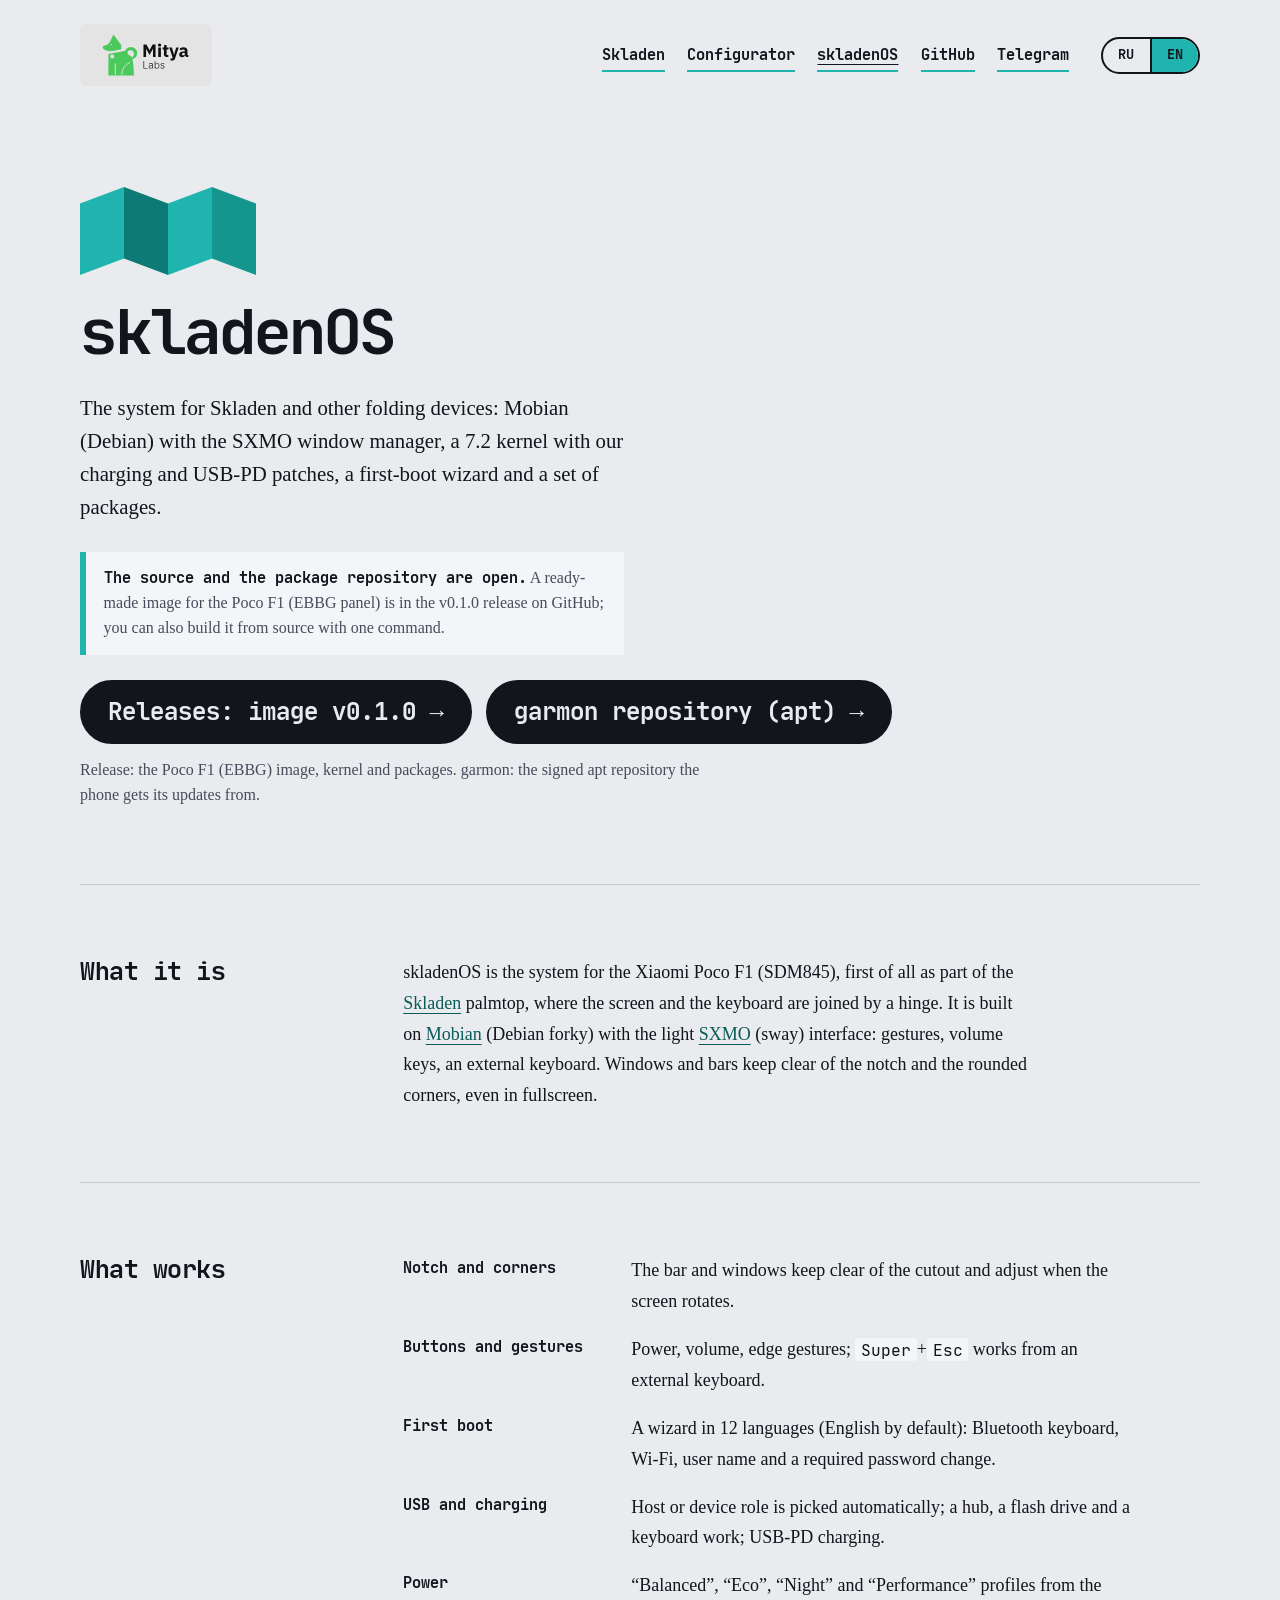
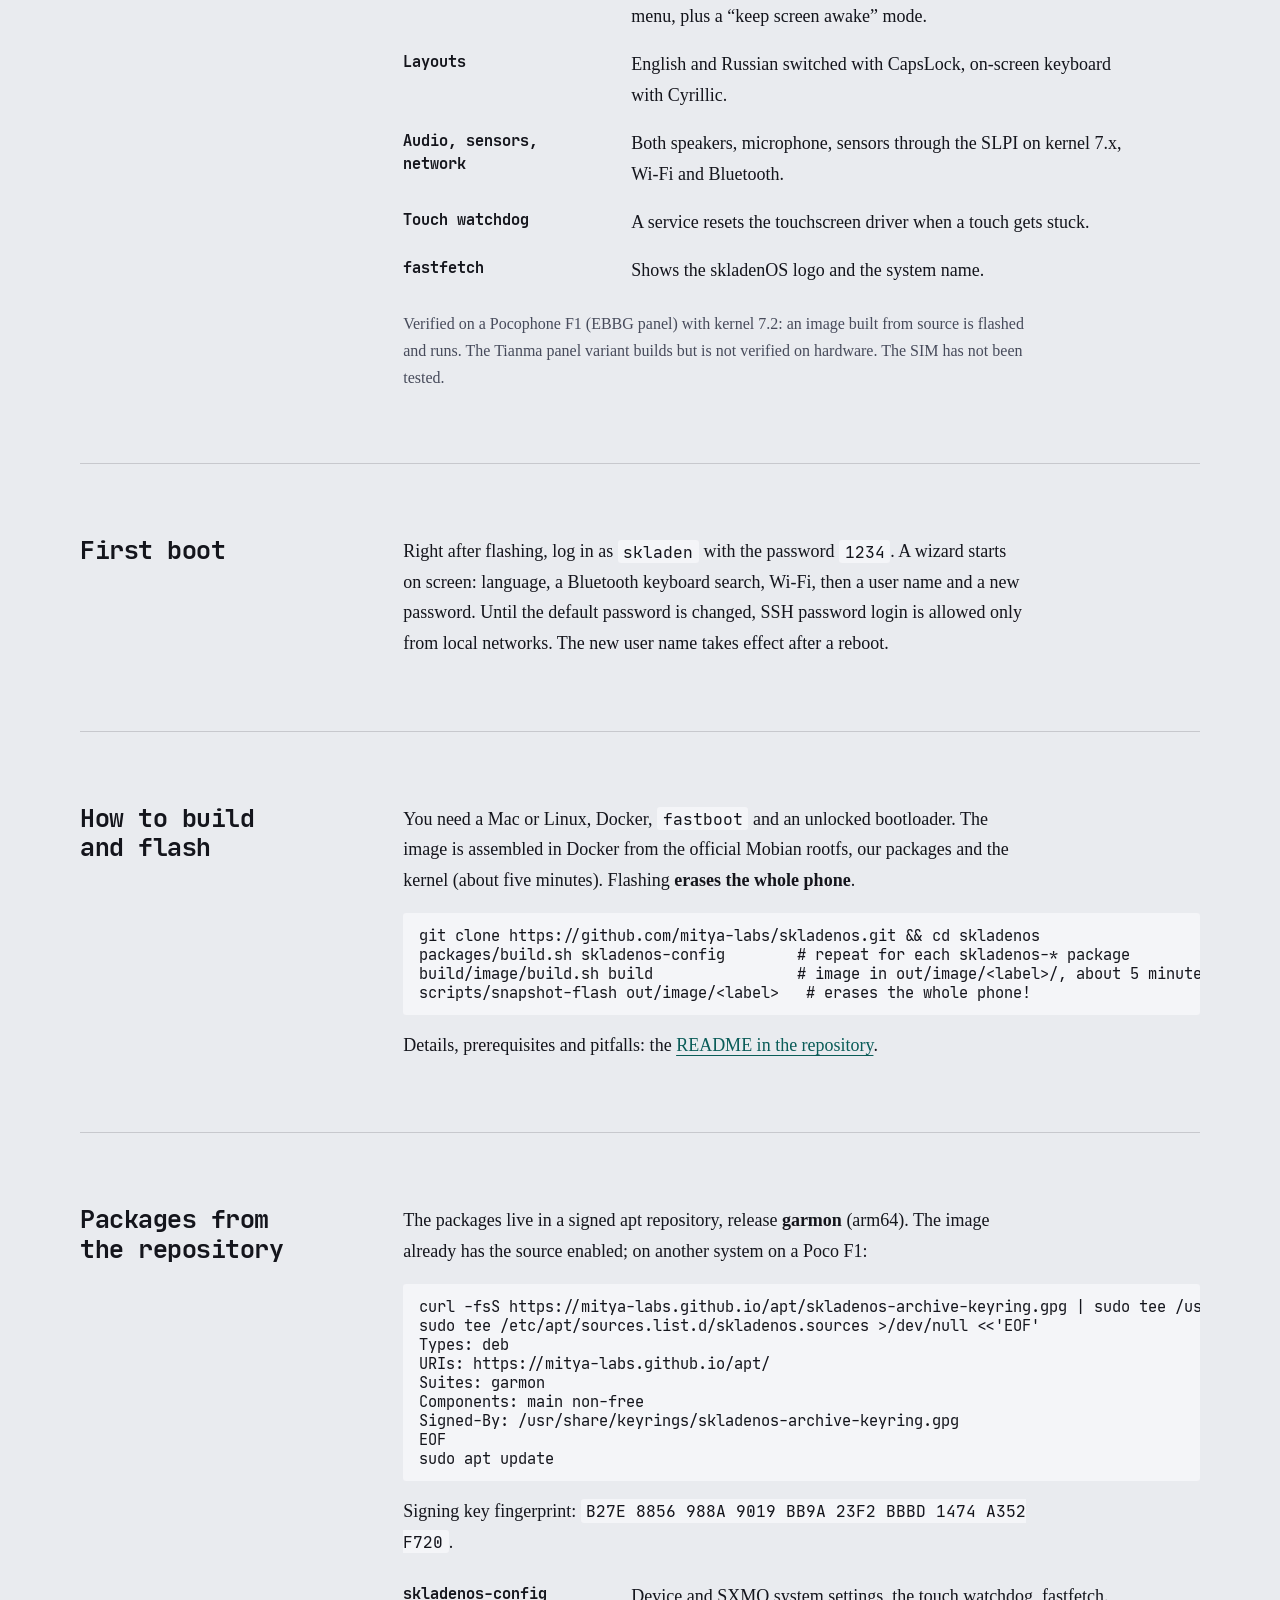
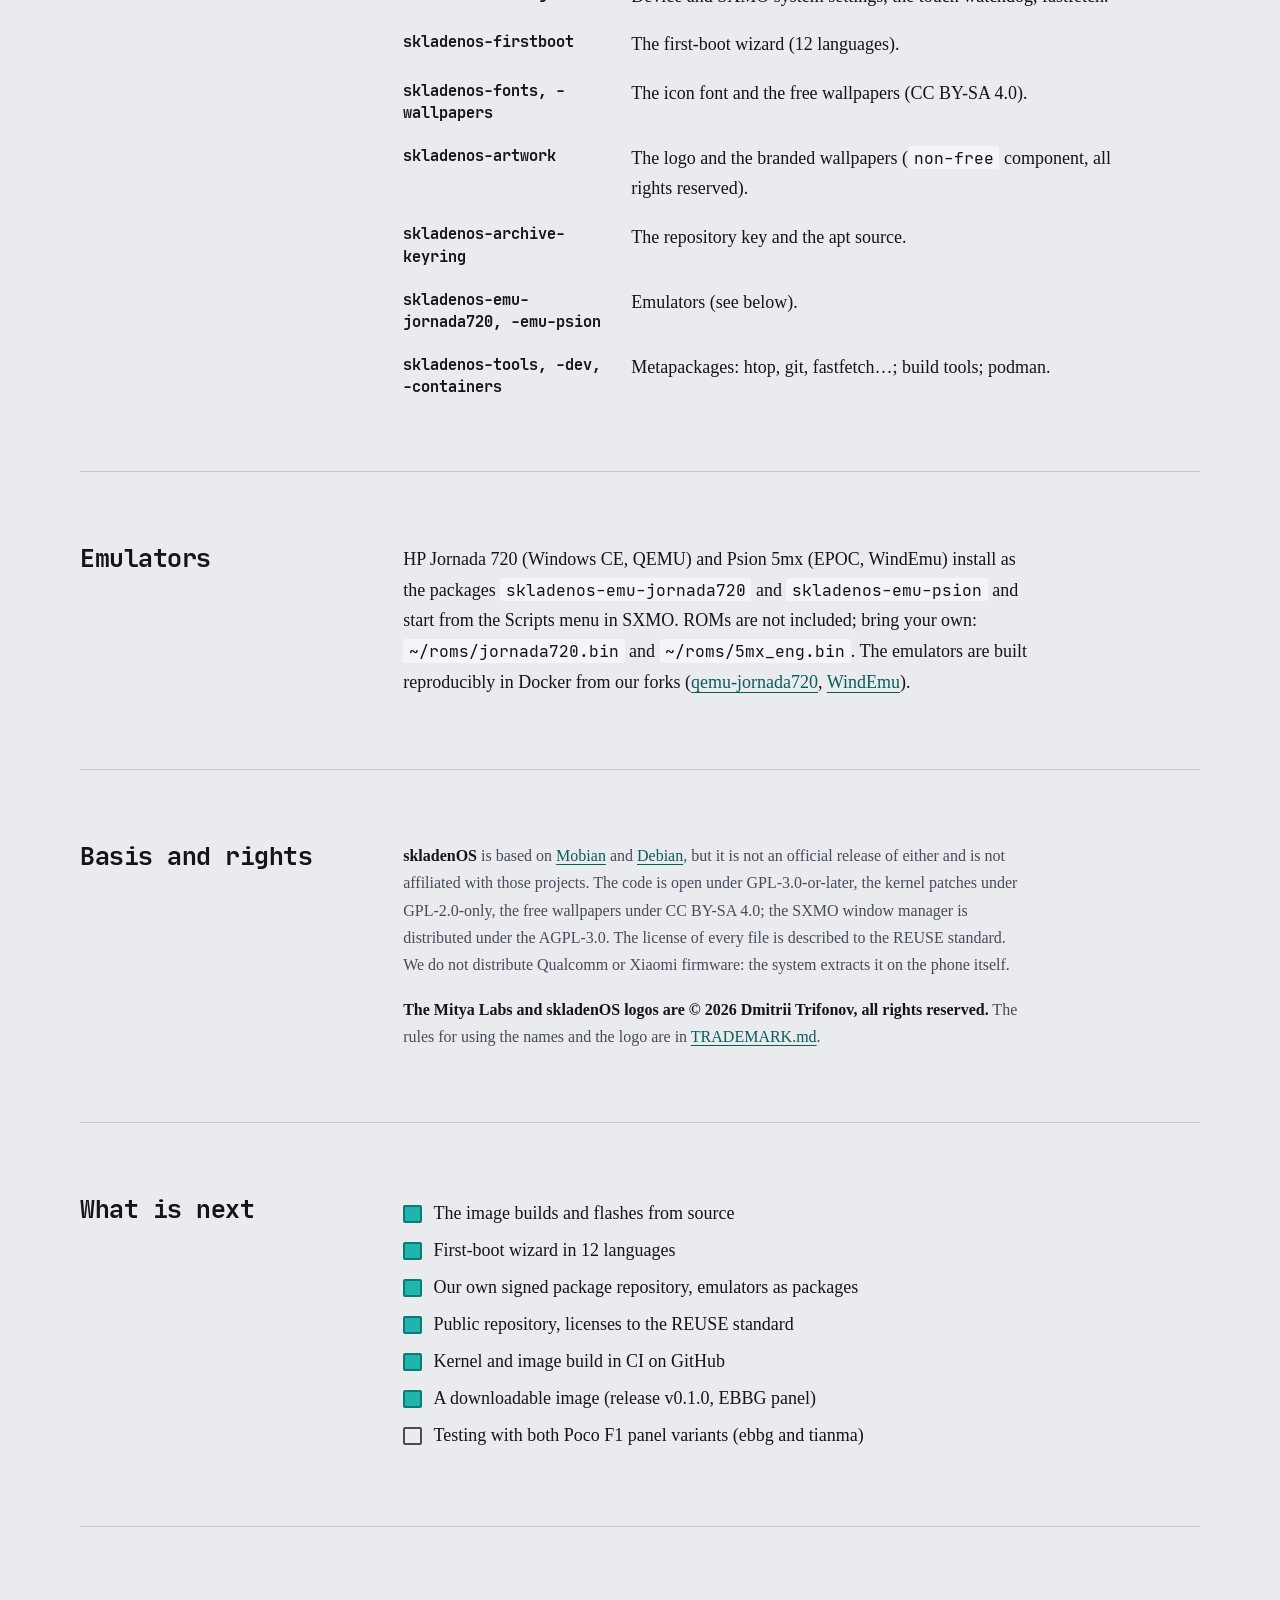
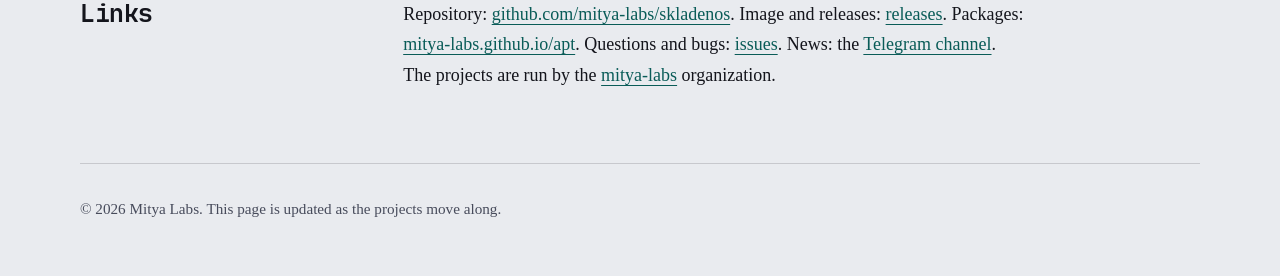
<file: en/skladenos/index.html>
<!doctype html>
<html lang="en">
<head>
<meta charset="utf-8">
<meta name="viewport" content="width=device-width, initial-scale=1">
<title>skladenOS: the system for Skladen and the Poco F1 — Mitya Labs</title>
<meta name="description" content="skladenOS: Mobian and SXMO for the Xiaomi Poco F1 — what works, how to build the image, packages, emulators and the apt repository.">
<meta name="theme-color" content="#E9EBEF" media="(prefers-color-scheme: light)">
<meta name="theme-color" content="#0D0E15" media="(prefers-color-scheme: dark)">
<meta property="og:title" content="skladenOS: the system for Skladen and the Poco F1 — Mitya Labs">
<meta property="og:description" content="skladenOS: Mobian and SXMO for the Xiaomi Poco F1 — what works, how to build the image, packages, emulators and the apt repository.">
<meta property="og:image" content="https://mitya-labs.github.io/assets/img/skladen2-photo.jpg">
<link rel="canonical" href="https://mitya-labs.github.io/en/skladenos/">
<link rel="alternate" hreflang="ru" href="https://mitya-labs.github.io/skladenos/">
<link rel="alternate" hreflang="en" href="https://mitya-labs.github.io/en/skladenos/">
<link rel="alternate" hreflang="x-default" href="https://mitya-labs.github.io/en/skladenos/">
<link rel="icon" href="../../assets/favicon.svg" type="image/svg+xml">
<link rel="icon" href="/favicon.ico" sizes="48x48">
<link rel="apple-touch-icon" href="../../assets/apple-touch-icon.png">
<link rel="preload" href="../../assets/fonts/JetBrainsMono-Bold.woff2" as="font" type="font/woff2" crossorigin>
<link rel="stylesheet" href="../../style.css">
</head>
<body>
<div class="wrap">
<header class="top">
  <a href="../" class="brand" aria-label="Mitya Labs"><img src="../../assets/mitya-labs.svg" alt="Mitya Labs" width="209" height="99"></a>
  <nav aria-label="Sections and language">
    <a href="../#skladen">Skladen</a>
    <a href="../#configurator">Configurator</a>
    <a href="./" aria-current="page">skladenOS</a>
    <a href="https://github.com/mitya-labs">GitHub</a>
    <a href="https://t.me/dorimemmap">Telegram</a>
  </nav>
  <div class="lang" role="group" aria-label="Language"><a href="../../skladenos/" hreflang="ru" lang="ru" data-lang="ru">RU</a><a href="./" hreflang="en" lang="en" data-lang="en" aria-current="true">EN</a></div>
</header>

<main>
<div class="hero" style="grid-template-columns:1fr">
  <div>
    <svg class="mark" viewBox="0 0 320 160" role="img" aria-label="skladenOS mark: four folded panels"><polygon class="p1" points="0,30 80,0 80,130 0,160"/><polygon class="p2" points="80,0 160,30 160,160 80,130"/><polygon class="p3" points="160,30 240,0 240,130 160,160"/><polygon class="p4" points="240,0 320,30 320,160 240,130"/></svg>
    <h1>skladenOS</h1>
    <p class="lede">The system for Skladen and other folding devices: Mobian (Debian) with the SXMO window manager, a 7.2 kernel with our charging and USB-PD patches, a first-boot wizard and a set of packages.</p>
    <p class="status"><strong>The source and the package repository are open.</strong> A ready-made image for the Poco F1 (EBBG panel) is in the v0.1.0 release on GitHub; you can also build it from source with one command.</p>
    <div class="getit"><a class="cta" href="https://github.com/mitya-labs/skladenos/releases/tag/v0.1.0">Releases: image v0.1.0 →</a><a class="cta" href="https://mitya-labs.github.io/apt/">garmon repository (apt) →</a><p>Release: the Poco F1 (EBBG) image, kernel and packages. garmon: the signed apt repository the phone gets its updates from.</p></div>
  </div>
</div>
<section class="cols"><h2>What it is</h2><div class="body"><p>skladenOS is the system for the Xiaomi Poco F1 (SDM845), first of all as part of the <a href="../#skladen">Skladen</a> palmtop, where the screen and the keyboard are joined by a hinge. It is built on <a href="https://mobian.org">Mobian</a> (Debian forky) with the light <a href="https://sxmo.org">SXMO</a> (sway) interface: gestures, volume keys, an external keyboard. Windows and bars keep clear of the notch and the rounded corners, even in fullscreen.</p></div></section>
<section class="cols"><h2>What works</h2><div class="body"><dl class="feat"><dt>Notch and corners</dt><dd>The bar and windows keep clear of the cutout and adjust when the screen rotates.</dd><dt>Buttons and gestures</dt><dd>Power, volume, edge gestures; <kbd>Super</kbd>+<kbd>Esc</kbd> works from an external keyboard.</dd><dt>First boot</dt><dd>A wizard in 12 languages (English by default): Bluetooth keyboard, Wi-Fi, user name and a required password change.</dd><dt>USB and charging</dt><dd>Host or device role is picked automatically; a hub, a flash drive and a keyboard work; USB-PD charging.</dd><dt>Power</dt><dd>“Balanced”, “Eco”, “Night” and “Performance” profiles from the menu, plus a “keep screen awake” mode.</dd><dt>Layouts</dt><dd>English and Russian switched with CapsLock, on-screen keyboard with Cyrillic.</dd><dt>Audio, sensors, network</dt><dd>Both speakers, microphone, sensors through the SLPI on kernel 7.x, Wi-Fi and Bluetooth.</dd><dt>Touch watchdog</dt><dd>A service resets the touchscreen driver when a touch gets stuck.</dd><dt>fastfetch</dt><dd>Shows the skladenOS logo and the system name.</dd></dl><p class="note">Verified on a Pocophone F1 (EBBG panel) with kernel 7.2: an image built from source is flashed and runs. The Tianma panel variant builds but is not verified on hardware. The SIM has not been tested.</p></div></section>
<section class="cols"><h2>First boot</h2><div class="body"><p>Right after flashing, log in as <code>skladen</code> with the password <code>1234</code>. A wizard starts on screen: language, a Bluetooth keyboard search, Wi-Fi, then a user name and a new password. Until the default password is changed, SSH password login is allowed only from local networks. The new user name takes effect after a reboot.</p></div></section>
<section class="cols"><h2>How to build and flash</h2><div class="body"><p>You need a Mac or Linux, Docker, <code>fastboot</code> and an unlocked bootloader. The image is assembled in Docker from the official Mobian rootfs, our packages and the kernel (about five minutes). Flashing <strong>erases the whole phone</strong>.</p><pre><code>git clone https://github.com/mitya-labs/skladenos.git &amp;&amp; cd skladenos
packages/build.sh skladenos-config        # repeat for each skladenos-* package
build/image/build.sh build                # image in out/image/&lt;label&gt;/, about 5 minutes
scripts/snapshot-flash out/image/&lt;label&gt;   # erases the whole phone!</code></pre><p>Details, prerequisites and pitfalls: the <a href="https://github.com/mitya-labs/skladenos">README in the repository</a>.</p></div></section>
<section class="cols"><h2>Packages from the repository</h2><div class="body"><p>The packages live in a signed apt repository, release <b>garmon</b> (arm64). The image already has the source enabled; on another system on a Poco F1:</p><pre><code>curl -fsS https://mitya-labs.github.io/apt/skladenos-archive-keyring.gpg | sudo tee /usr/share/keyrings/skladenos-archive-keyring.gpg &gt;/dev/null
sudo tee /etc/apt/sources.list.d/skladenos.sources &gt;/dev/null &lt;&lt;'EOF'
Types: deb
URIs: https://mitya-labs.github.io/apt/
Suites: garmon
Components: main non-free
Signed-By: /usr/share/keyrings/skladenos-archive-keyring.gpg
EOF
sudo apt update</code></pre><p>Signing key fingerprint: <code>B27E 8856 988A 9019 BB9A 23F2 BBBD 1474 A352 F720</code>.</p><dl class="feat"><dt>skladenos-config</dt><dd>Device and SXMO system settings, the touch watchdog, fastfetch.</dd><dt>skladenos-firstboot</dt><dd>The first-boot wizard (12 languages).</dd><dt>skladenos-fonts, -wallpapers</dt><dd>The icon font and the free wallpapers (CC BY-SA 4.0).</dd><dt>skladenos-artwork</dt><dd>The logo and the branded wallpapers (<code>non-free</code> component, all rights reserved).</dd><dt>skladenos-archive-keyring</dt><dd>The repository key and the apt source.</dd><dt>skladenos-emu-jornada720, -emu-psion</dt><dd>Emulators (see below).</dd><dt>skladenos-tools, -dev, -containers</dt><dd>Metapackages: htop, git, fastfetch…; build tools; podman.</dd></dl></div></section>
<section class="cols"><h2>Emulators</h2><div class="body"><p>HP Jornada 720 (Windows CE, QEMU) and Psion 5mx (EPOC, WindEmu) install as the packages <code>skladenos-emu-jornada720</code> and <code>skladenos-emu-psion</code> and start from the Scripts menu in SXMO. ROMs are not included; bring your own: <code>~/roms/jornada720.bin</code> and <code>~/roms/5mx_eng.bin</code>. The emulators are built reproducibly in Docker from our forks (<a href="https://github.com/DmitriiTrifonov/qemu-jornada720">qemu-jornada720</a>, <a href="https://github.com/DmitriiTrifonov/WindEmu">WindEmu</a>).</p></div></section>
<section class="cols"><h2>Basis and rights</h2><div class="body fine"><p><strong>skladenOS</strong> is based on <a href="https://mobian.org">Mobian</a> and <a href="https://www.debian.org">Debian</a>, but it is not an official release of either and is not affiliated with those projects. The code is open under GPL-3.0-or-later, the kernel patches under GPL-2.0-only, the free wallpapers under CC BY-SA 4.0; the SXMO window manager is distributed under the AGPL-3.0. The license of every file is described to the REUSE standard. We do not distribute Qualcomm or Xiaomi firmware: the system extracts it on the phone itself.</p><p><strong>The Mitya Labs and skladenOS logos are © 2026 Dmitrii Trifonov, all rights reserved.</strong> The rules for using the names and the logo are in <a href="https://github.com/mitya-labs/skladenos/blob/main/TRADEMARK.md">TRADEMARK.md</a>.</p></div></section>
<section class="cols"><h2>What is next</h2><div class="body"><ul class="road"><li class="done">The image builds and flashes from source</li><li class="done">First-boot wizard in 12 languages</li><li class="done">Our own signed package repository, emulators as packages</li><li class="done">Public repository, licenses to the REUSE standard</li><li class="done">Kernel and image build in CI on GitHub</li><li class="done">A downloadable image (release v0.1.0, EBBG panel)</li><li>Testing with both Poco F1 panel variants (ebbg and tianma)</li></ul></div></section>
<section class="cols"><h2>Links</h2><div class="body"><p>Repository: <a href="https://github.com/mitya-labs/skladenos">github.com/mitya-labs/skladenos</a>. Image and releases: <a href="https://github.com/mitya-labs/skladenos/releases">releases</a>. Packages: <a href="https://mitya-labs.github.io/apt/">mitya-labs.github.io/apt</a>. Questions and bugs: <a href="https://github.com/mitya-labs/skladenos/issues">issues</a>. News: the <a href="https://t.me/dorimemmap">Telegram channel</a>. The projects are run by the <a href="https://github.com/mitya-labs">mitya-labs</a> organization.</p></div></section>
</main>

<footer>
  <p>© 2026 Mitya Labs. This page is updated as the projects move along.</p>
</footer>
</div>
<script>
document.querySelectorAll("a[data-lang]").forEach(function (a) {
  a.addEventListener("click", function () { try { localStorage.setItem("lang", a.getAttribute("data-lang")); } catch (e) {} });
});
</script>
</body>
</html>
</file>
<file: style.css>
@font-face { font-family: "JetBrains Mono"; font-weight: 400; font-display: swap; src: url("assets/fonts/JetBrainsMono-Regular.woff2") format("woff2"); }
@font-face { font-family: "JetBrains Mono"; font-weight: 700; font-display: swap; src: url("assets/fonts/JetBrainsMono-Bold.woff2") format("woff2"); }

:root {
  --paper: #E9EBEF;
  --sheet: #F4F5F8;
  --sheet-2: #DEE1E7;
  --ink: #14151C;
  --muted: #474B5B;
  --crease: rgba(20, 21, 28, .16);
  --fold-light: #1FB5AE;
  --fold-mid: #14968F;
  --fold-dark: #0E7A75;
  --link: #0A5C58;
  --focus: #14151C;
  --mono: "JetBrains Mono", ui-monospace, "SF Mono", Menlo, Consolas, monospace;
  --serif: "Iowan Old Style", "Palatino Linotype", Palatino, "Source Serif 4", Georgia, serif;
  color-scheme: light dark;
}
@media (prefers-color-scheme: dark) {
  :root {
    --paper: #0D0E15;
    --sheet: #151722;
    --sheet-2: #1C1E2C;
    --ink: #E8E9EF;
    --muted: #A5A9BA;
    --crease: rgba(255, 255, 255, .14);
    --fold-light: #5EEADB;
    --fold-mid: #3FCFC0;
    --fold-dark: #2AA79B;
    --link: #5EEADB;
    --focus: #5EEADB;
  }
}

* { box-sizing: border-box; }
html { -webkit-text-size-adjust: 100%; }
body {
  margin: 0; background: var(--paper); color: var(--ink);
  font: 1.125rem/1.7 var(--serif);
  font-variant-ligatures: none;
}
img, svg { display: block; max-width: 100%; }
a { color: var(--link); text-underline-offset: .2em; text-decoration-thickness: 1px; }
a:hover { text-decoration-thickness: 2px; }
:focus-visible { outline: 3px solid var(--focus); outline-offset: 3px; border-radius: 2px; }

.wrap { width: min(100% - 2.5rem, 70rem); margin-inline: auto; }

/* шапка */
.top { display: grid; grid-template-columns: auto 1fr auto; align-items: center; gap: 1rem 2rem; padding-block: 1.5rem; }
.brand { grid-area: 1 / 1; }
.brand img { height: 3.9rem; width: auto; }
.top nav { grid-area: 1 / 2; justify-self: end; display: flex; flex-wrap: wrap; gap: .6rem 1.4rem; font: 700 .95rem/1 var(--mono); }
.top nav a { color: var(--ink); text-decoration: none; padding: .5rem 0; border-bottom: 2px solid var(--fold-light); }
.top nav a:hover { border-bottom-color: var(--ink); }

/* переключатель языка: капсула из двух сегментов, активный залит */
.lang { grid-area: 1 / 3; display: inline-flex; align-items: stretch; border: 2px solid var(--ink); border-radius: 999px; overflow: hidden; font: 700 .85rem/1 var(--mono); -webkit-text-size-adjust: 100%; }
.lang a { display: block; padding: .6rem .95rem; color: var(--ink); text-decoration: none; background: transparent; }
.lang a + a { border-left: 2px solid var(--ink); }
.lang a:hover { background: var(--sheet-2); }
.lang a[aria-current] { background: var(--fold-light); color: #14151C; }
.lang a:focus-visible { outline-offset: -4px; }

/* первый экран */
.hero { display: grid; grid-template-columns: minmax(0, 1.05fr) minmax(0, 1fr); gap: clamp(1.5rem, 5vw, 4.5rem); align-items: center; padding-block: clamp(2rem, 6vw, 5.5rem) clamp(2.5rem, 6vw, 5rem); }
h1 { font: 700 clamp(2.1rem, 5.2vw, 3.9rem)/1.08 var(--mono); letter-spacing: -.035em; margin: 0 0 1.5rem; text-wrap: balance; }
.lede { font-size: 1.3rem; line-height: 1.6; color: var(--ink); margin: 0 0 1.75rem; max-width: 34rem; }
.status { margin: 0; padding: .9rem 1.1rem; max-width: 34rem; background: var(--sheet); border-left: 6px solid var(--fold-light); font-size: 1rem; line-height: 1.55; color: var(--muted); }
.status strong { color: var(--ink); font-family: var(--mono); font-size: .95rem; }

.mark { width: 11rem; height: auto; margin: 0 0 1.5rem; }
.mark .p1, .mark .p3 { fill: var(--fold-light); }
.mark .p2 { fill: var(--fold-dark); }
.mark .p4 { fill: var(--fold-mid); }

.shot { margin: 0; }
.shot img { width: 100%; height: auto; border: 1px solid var(--crease); }
figcaption { margin-top: .6rem; font-size: .95rem; line-height: 1.5; color: var(--muted); max-width: 40rem; }
.render { margin: 1.75rem 0 0; max-width: 40rem; }
.render img { width: 100%; height: auto; background: var(--sheet); }

/* секции */
section { padding-block: clamp(2.5rem, 6vw, 4.5rem); border-top: 1px solid var(--crease); }
.cols { display: grid; grid-template-columns: minmax(0, 17rem) minmax(0, 1fr); gap: clamp(1.25rem, 4vw, 4rem); }
h2 { font: 700 1.55rem/1.2 var(--mono); letter-spacing: -.02em; margin: 0; text-wrap: balance; }
.body p { margin: 0 0 1.1rem; max-width: 39rem; }
.body p:last-child { margin-bottom: 0; }
h3 { font: 700 1.05rem/1.3 var(--mono); letter-spacing: -.01em; margin: 2.25rem 0 .9rem; }
.body p + dl.feat { margin-top: 1.5rem; }
.body p.status { margin: 1.4rem 0 0; }

.table-wrap { overflow-x: auto; max-width: 46rem; }
table.ver { border-collapse: collapse; width: 100%; font-size: 1rem; line-height: 1.5; }
table.ver th { text-align: left; font: 700 .9rem/1.4 var(--mono); padding: .5rem 1rem .5rem 0; border-bottom: 2px solid var(--crease); }
table.ver td { padding: .65rem 1rem .65rem 0; border-bottom: 1px solid var(--crease); vertical-align: top; }
table.ver td:first-child { font: 700 .95rem/1.6 var(--mono); white-space: nowrap; }
table.ver td:last-child { white-space: nowrap; color: var(--muted); }

code, kbd { font: 400 .9em var(--mono); background: var(--sheet); padding: .1em .35em; border-radius: 3px; }

dl.feat { margin: 0; display: grid; grid-template-columns: minmax(0, 12.5rem) minmax(0, 1fr); gap: 1.1rem 1.75rem; max-width: 46rem; }
dl.feat dt { font: 700 .95rem/1.5 var(--mono); padding-top: .12rem; }
dl.feat dd { margin: 0; }
.body .note { margin: 1.5rem 0 0; color: var(--muted); font-size: 1rem; max-width: 39rem; }

ol.steps { list-style: none; padding: 0; margin: 0 0 1.25rem; display: grid; grid-template-columns: repeat(4, minmax(0, 1fr)); max-width: 52rem; counter-reset: step; }
ol.steps li { counter-increment: step; padding: 1.1rem 1.1rem 1.3rem; background: var(--sheet); font-size: 1rem; line-height: 1.55; }
ol.steps li:nth-child(even) { background: var(--sheet-2); }
ol.steps li::before { content: counter(step); display: block; font: 700 1.5rem/1 var(--mono); color: var(--fold-dark); margin-bottom: .6rem; }
@media (prefers-color-scheme: dark) { ol.steps li::before { color: var(--fold-light); } }
ol.steps b { display: block; font: 700 1rem/1.35 var(--mono); margin-bottom: .35rem; }

ul.road { list-style: none; padding: 0; margin: 0; max-width: 39rem; }
ul.road li { position: relative; padding: .2rem 0 .2rem 1.9rem; }
ul.road li::before { content: ""; position: absolute; left: 0; top: .62rem; width: .9rem; height: .9rem; border: 2px solid var(--muted); border-radius: 2px; }
ul.road li.done::before { background: var(--fold-light); border-color: var(--fold-dark); }

.fine { font-size: 1rem; color: var(--muted); }
.fine strong { color: var(--ink); }

footer { border-top: 1px solid var(--crease); padding-block: 2rem 3rem; color: var(--muted); font-size: .95rem; }
footer p { margin: 0 0 .4rem; max-width: 46rem; }

@media (max-width: 860px) {
  .top { grid-template-columns: 1fr auto; }
  .lang { grid-area: 1 / 2; }
  .top nav { grid-area: 2 / 1 / 3 / 3; justify-self: start; }
  .hero { grid-template-columns: 1fr; }
  .cols { grid-template-columns: 1fr; gap: 1rem; }
  ol.steps { grid-template-columns: repeat(2, minmax(0, 1fr)); }
}
@media (max-width: 560px) {
  body { font-size: 1.05rem; }
  .mark { width: 8rem; }
  .brand img { height: 3rem; }
  .top nav { gap: .5rem 1.1rem; font-size: .88rem; }
  dl.feat { grid-template-columns: 1fr; gap: .1rem; }
  dl.feat dd { margin-bottom: 1rem; }
  ol.steps { grid-template-columns: 1fr; }
}

/* конфигуратор: собранная модель во фрейме и кнопка перехода */
iframe.cfg { display: block; width: 100%; height: min(34rem, 80vh); margin: 1.25rem 0; border: 1px solid var(--crease); background: transparent; }
a.cta { display: inline-block; font: 700 1rem/1 var(--mono); padding: .85rem 1.2rem; color: var(--paper); background: var(--ink); text-decoration: none; border: 2px solid var(--ink); border-radius: 999px; }
a.cta:hover { background: transparent; color: var(--ink); }
/* крупный блок «скачать» в шапке страницы skladenOS */
.getit { display: flex; flex-wrap: wrap; gap: .9rem; margin-top: 1.6rem; }
.getit a.cta { font-size: clamp(1.1rem, 3.4vw, 1.5rem); padding: 1.1rem 1.6rem; }
.getit p { flex-basis: 100%; margin: 0; max-width: 40rem; color: var(--muted); font-size: 1rem; line-height: 1.55; }
a.cta:focus-visible { outline: 3px solid var(--link); outline-offset: 3px; }

pre { font: 400 .85em var(--mono); background: var(--sheet); padding: .8rem 1rem; border-radius: 3px; overflow-x: auto; }
pre code { background: none; padding: 0; font: inherit; }

a.btn { display: inline-block; padding: .55rem .9rem; border: 1px solid currentColor; border-radius: 3px; font-weight: 700; text-decoration: none; }
a.btn:hover, a.btn:focus-visible { background: var(--sheet); }
header.top nav a[aria-current="page"] { text-decoration: underline; text-underline-offset: .25em; }
</file>
